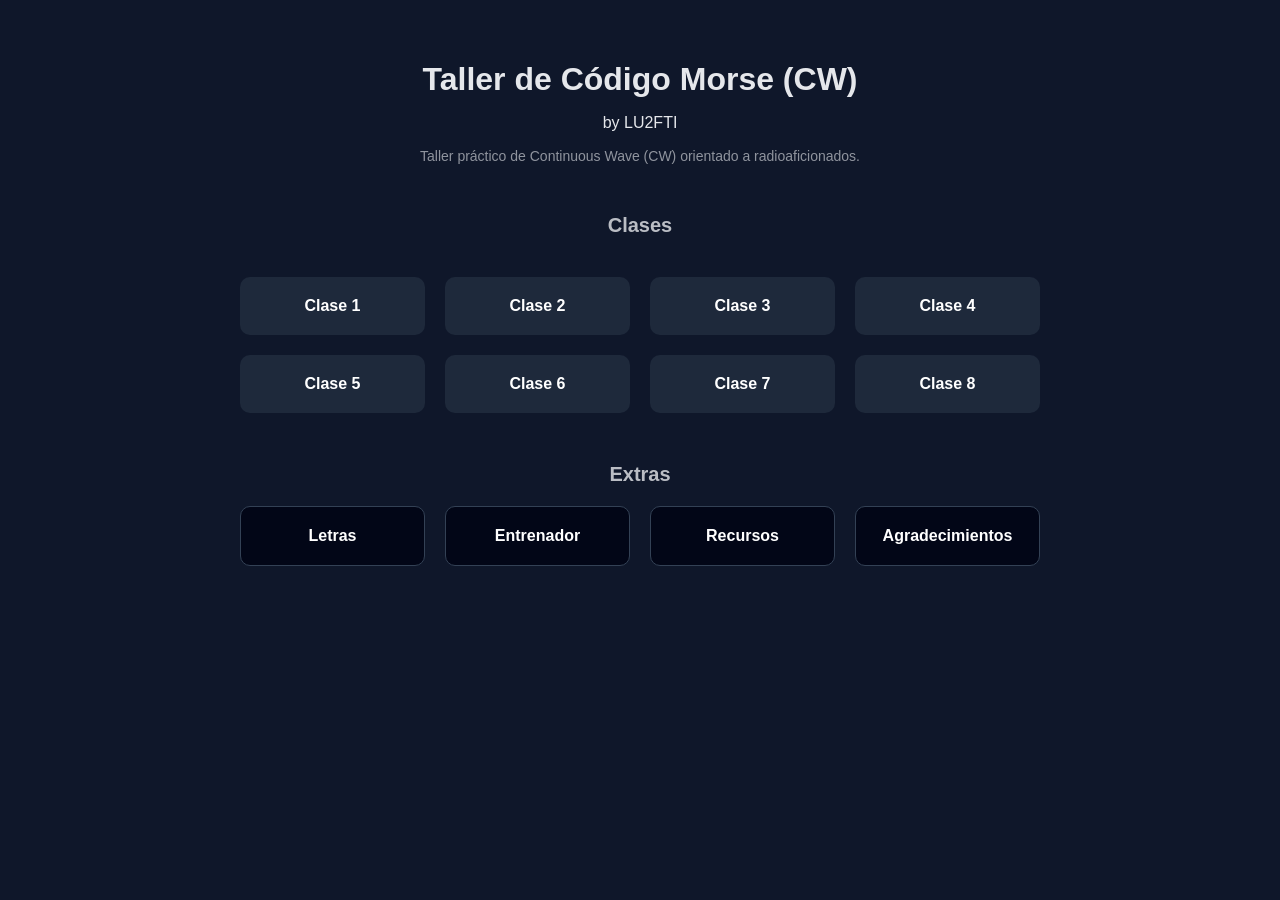
<file: index.html>
<!DOCTYPE html>
<html lang="es">
<head>
  <meta charset="UTF-8">
  <title>Taller CW by LU2FTI</title>
  <link rel="stylesheet" href="styles.css">
</head>
<body>

<div class="container">
  <h1>Taller de Código Morse (CW)</h1>
  <p>
  by <a href="https://www.qrz.com/db/LU2FTI" target="_blank" class="author-link">LU2FTI</a>
  </p>

  <p style="opacity:0.6; font-size:14px;">
  Taller práctico de Continuous Wave (CW) orientado a radioaficionados.
  </p>

  <h2 class="section-title">Clases</h2>

  <div class="grid">
    <a href="capitulos/clase1.html" class="card">Clase 1</a>
    <a href="capitulos/clase2.html" class="card">Clase 2</a>
    <a href="capitulos/clase3.html" class="card">Clase 3</a>
    <a href="capitulos/clase4.html" class="card">Clase 4</a>
    <a href="capitulos/clase5.html" class="card">Clase 5</a>
    <a href="capitulos/clase6.html" class="card">Clase 6</a>
    <a href="capitulos/clase7.html" class="card">Clase 7</a>
    <a href="capitulos/clase8.html" class="card">Clase 8</a>
  </div>
  <h2 class="section-title">Extras</h2>

  <div class="grid grid-secondary">
    <a href="capitulos/letras.html" class="card secondary">Letras</a>
    <a href="capitulos/entrenador.html" class="card secondary">Entrenador</a>
    <a href="capitulos/recursos.html" class="card secondary">Recursos</a>
    <a href="capitulos/agradecimientos.html" class="card secondary">Agradecimientos</a>
  </div>

</div>
<script>
document.addEventListener("keydown", function(event) {

  // flecha derecha -> clase1
  if (event.key === "ArrowRight") {
    window.location.href = "capitulos/clase1.html";
  }

  // flecha izquierda -> no hace nada
  // if (event.key === "ArrowLeft") {
  //   window.location.href = "capitulos/agradecimientos.html";
  // }

});
</script>
</body>
</html>
</file>
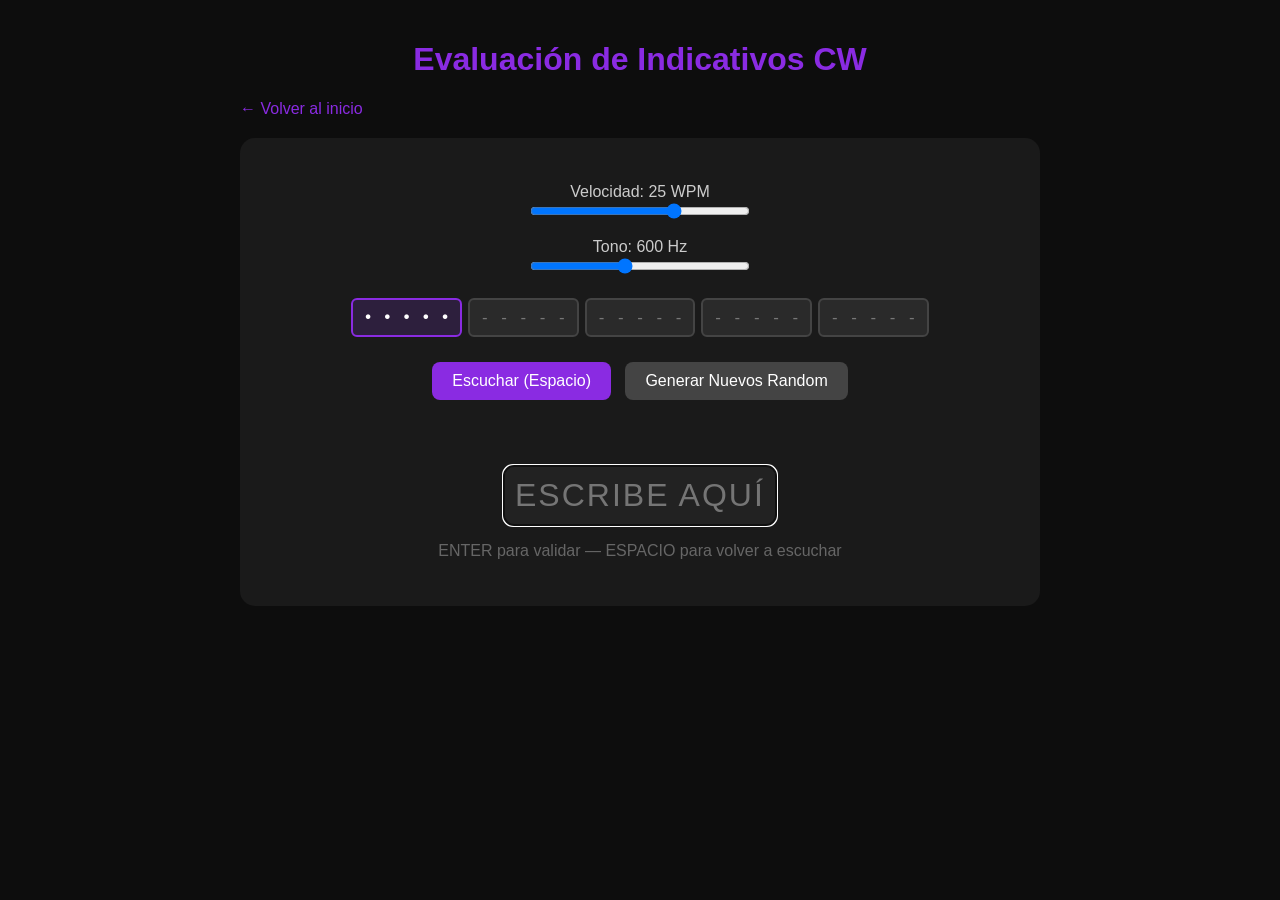
<file: evaluadorcw.html>
<!DOCTYPE html>
<html lang="es">
<head>
  <meta charset="UTF-8">
  <title>Evaluación CW - Indicativos de Radioaficionados</title>
  <style>
    body {
      background: #0d0d0d;
      color: #fff;
      font-family: Arial, sans-serif;
      margin: 0;
      padding: 20px;
    }

    .container {
      max-width: 800px;
      margin: 0 auto;
    }

    h1 {
      text-align: center;
      color: #8a2be2;
    }

    .entrenador-container {
      text-align: center;
      padding: 30px;
      background: #1a1a1a;
      border-radius: 15px;
      margin-top: 20px;
      max-width: 750px;
      margin-left: auto;
      margin-right: auto;
    }

    .speed-control {
      margin: 15px 0;
      color: #ccc;
    }

    #input-respuesta {
      font-size: 2rem;
      width: 250px;
      text-align: center;
      background: #222;
      color: #8a2be2;
      border: 2px solid #444;
      border-radius: 10px;
      text-transform: uppercase;
      padding: 10px;
      letter-spacing: 2px;
    }

    .status-msg {
      height: 30px;
      margin: 15px 0;
      font-weight: bold;
    }

    .success { color: #4caf50; }
    .error { color: #f44336; }

    input[type=range] {
      width: 220px;
      cursor: pointer;
    }

    .indicativos-list {
      display: flex;
      justify-content: center;
      gap: 6px;
      margin: 20px 0;
      flex-wrap: nowrap;
    }

    .indicativo-item {
      background: #2a2a2a;
      border: 2px solid #444;
      border-radius: 6px;
      padding: 8px 10px;
      font-family: monospace;
      font-size: 1rem;
      color: #777;
      white-space: nowrap;
    }

    .indicativo-item.completado {
      background: #1b3b1a;
      border-color: #4caf50;
      color: #4caf50;
      font-weight: bold;
    }

    .indicativo-item.activo {
      border-color: #8a2be2;
      color: #fff;
      background: #2d1f3d;
    }

    .btn-action {
      background: #8a2be2;
      color: white;
      border: none;
      padding: 10px 20px;
      border-radius: 8px;
      font-size: 1rem;
      cursor: pointer;
      margin: 5px;
    }

    .btn-action:hover {
      background: #7522be;
    }

    .btn-secondary {
      background: #444;
    }

    .btn-secondary:hover {
      background: #555;
    }

    a {
      color: #8a2be2;
      text-decoration: none;
    }
  </style>
</head>
<body>

<div class="container">
  <h1>Evaluación de Indicativos CW</h1>
  <a href="index.html">← Volver al inicio</a>

  <div class="entrenador-container">

    <div class="speed-control">
      <label>Velocidad: <span id="wpm-val">25</span> WPM</label><br>
      <input type="range" id="speed-slider" min="15" max="30" value="25">
    </div>

    <div class="speed-control">
      <label>Tono: <span id="tone-val">600</span> Hz</label><br>
      <input type="range" id="tone-slider" min="450" max="800" value="600">
    </div>

    <div class="indicativos-list" id="lista-indicativos"></div>

    <div>
      <button id="btn-reproducir" class="btn-action">Escuchar (Espacio)</button>
      <button id="btn-nuevo-set" class="btn-action btn-secondary">Generar Nuevos Random</button>
    </div>

    <div id="status" class="status-msg"></div>

    <div id="panel-input">
      <input type="text" id="input-respuesta" maxlength="10" autocomplete="off" autofocus placeholder="Escribe aquí...">
      <p style="color:#666;">
        ENTER para validar — ESPACIO para volver a escuchar
      </p>
    </div>

  </div>
</div>

<script>
const morseAlphabet = {
  'A': '.-', 'B': '-...', 'C': '-.-.', 'D': '-..', 'E': '.',
  'F': '..-.', 'G': '--.', 'H': '....', 'I': '..', 'J': '.---',
  'K': '-.-', 'L': '.-..', 'M': '--', 'N': '-.', 'O': '---',
  'P': '.--.', 'Q': '--.-', 'R': '.-.', 'S': '...', 'T': '-',
  'U': '..-', 'V': '...-', 'W': '.--', 'X': '-..-', 'Y': '-.--', 'Z': '--..',
  '1': '.----', '2': '..---', '3': '...--', '4': '....-', '5': '.....',
  '6': '-....', '7': '--...', '8': '---..', '9': '----.', '0': '-----',
  '/': '-..-.'
};

let evaluacionIndicativos = [];
let indiceActual = 0;
let audioCtx = null;

const slider = document.getElementById('speed-slider');
const wpmVal = document.getElementById('wpm-val');

const toneSlider = document.getElementById('tone-slider');
const toneVal = document.getElementById('tone-val');

const input = document.getElementById('input-respuesta');
const status = document.getElementById('status');
const btnPlay = document.getElementById('btn-reproducir');
const btnNuevoSet = document.getElementById('btn-nuevo-set');
const listaContainer = document.getElementById('lista-indicativos');
const panelInput = document.getElementById('panel-input');

slider.oninput = () => wpmVal.innerText = slider.value;
toneSlider.oninput = () => toneVal.innerText = toneSlider.value;

function generarIndicativoAleatorio() {
  const letras = 'ABCDEFGHIJKLMNOPQRSTUVWXYZ';
  const numeros = '0123456789';

  let prefijo = '';
  for (let i = 0; i < 2; i++) {
    prefijo += letras.charAt(Math.floor(Math.random() * letras.length));
  }

  const numero = numeros.charAt(Math.floor(Math.random() * numeros.length));

  let sufijo = '';
  for (let i = 0; i < 3; i++) {
    sufijo += letras.charAt(Math.floor(Math.random() * letras.length));
  }

  return prefijo + numero + sufijo;
}

function iniciarEvaluacion() {
  let setIndicativos = [];

  while (setIndicativos.length < 5) {
    let nuevo = generarIndicativoAleatorio();
    if (!setIndicativos.includes(nuevo)) {
      setIndicativos.push(nuevo);
    }
  }

  evaluacionIndicativos = setIndicativos.map(call => ({
    callsign: call,
    completado: false
  }));

  indiceActual = 0;

  panelInput.style.display = 'block';
  btnPlay.style.display = 'inline-block';

  renderLista();
  prepararActual();
}

function renderLista() {
  listaContainer.innerHTML = '';

  evaluacionIndicativos.forEach((item, idx) => {
    const div = document.createElement('div');
    div.className = 'indicativo-item';

    if (item.completado) {
      div.classList.add('completado');
      div.innerText = item.callsign;
    } else if (idx === indiceActual) {
      div.classList.add('activo');
      div.innerText = '• • • • •';
    } else {
      div.innerText = '- - - - -';
    }

    listaContainer.appendChild(div);
  });
}

function prepararActual() {
  if (indiceActual >= evaluacionIndicativos.length) {
    status.innerText = '¡APROBADO! Todas las distintivas son correctas';
    status.className = 'status-msg success';
    panelInput.style.display = 'none';
    btnPlay.style.display = 'none';
    renderLista();
    return;
  }

  status.innerText = '';
  status.className = 'status-msg';

  input.value = '';
  input.focus();

  renderLista();

  setTimeout(() => {
    reproducirIndicativo(evaluacionIndicativos[indiceActual].callsign);
  }, 400);
}

function reproducirCWLetra(letra, wpm, timeRef) {
  const code = morseAlphabet[letra];
  if (!code) return timeRef;

  const dotTime = 1.2 / wpm;
  let time = timeRef;

  code.split('').forEach(symbol => {
    const osc = audioCtx.createOscillator();
    const gain = audioCtx.createGain();

    osc.connect(gain);
    gain.connect(audioCtx.destination);

    osc.frequency.value = parseInt(toneSlider.value);

    const duration = symbol === '.' ? dotTime : dotTime * 3;

    gain.gain.setValueAtTime(0, time);
    gain.gain.linearRampToValueAtTime(0.1, time + 0.005);
    gain.gain.setValueAtTime(0.1, time + duration - 0.005);
    gain.gain.linearRampToValueAtTime(0, time + duration);

    osc.start(time);
    osc.stop(time + duration);

    time += duration + dotTime;
  });

  return time + dotTime * 2;
}

function reproducirIndicativo(callsign) {
  if (!audioCtx) {
    audioCtx = new (window.AudioContext || window.webkitAudioContext)();
  }
  
  if (audioCtx.state === 'suspended') {
    audioCtx.resume();
  }

  const wpm = parseInt(slider.value);
  let time = audioCtx.currentTime;

  callsign.split('').forEach(char => {
    time = reproducirCWLetra(char, wpm, time);
  });
}

btnPlay.onclick = () => {
  if (indiceActual < evaluacionIndicativos.length) {
    reproducirIndicativo(evaluacionIndicativos[indiceActual].callsign);
  }
  input.focus();
};

btnNuevoSet.onclick = () => {
  iniciarEvaluacion();
  input.focus();
};

input.addEventListener('keydown', e => {
  if (e.code === 'Space') {
    e.preventDefault();

    if (indiceActual < evaluacionIndicativos.length) {
      reproducirIndicativo(evaluacionIndicativos[indiceActual].callsign);
    }

    return;
  }

  if (e.key === 'Enter') {
    const valor = input.value.trim().toUpperCase();

    if (!valor) return;

    const actual = evaluacionIndicativos[indiceActual].callsign;

    if (valor === actual) {
      status.innerText = '¡Correcto! Indicativo validado.';
      status.className = 'status-msg success';

      evaluacionIndicativos[indiceActual].completado = true;
      indiceActual++;

      setTimeout(prepararActual, 1200);
    } else {
      status.innerText = 'Incorrecto. ESPACIO para volver a escuchar.';
      status.className = 'status-msg error';

      reproducirIndicativo(actual);
      input.focus();
    }
  }
});

window.onload = iniciarEvaluacion;
</script>

</body>
</html>
</file>
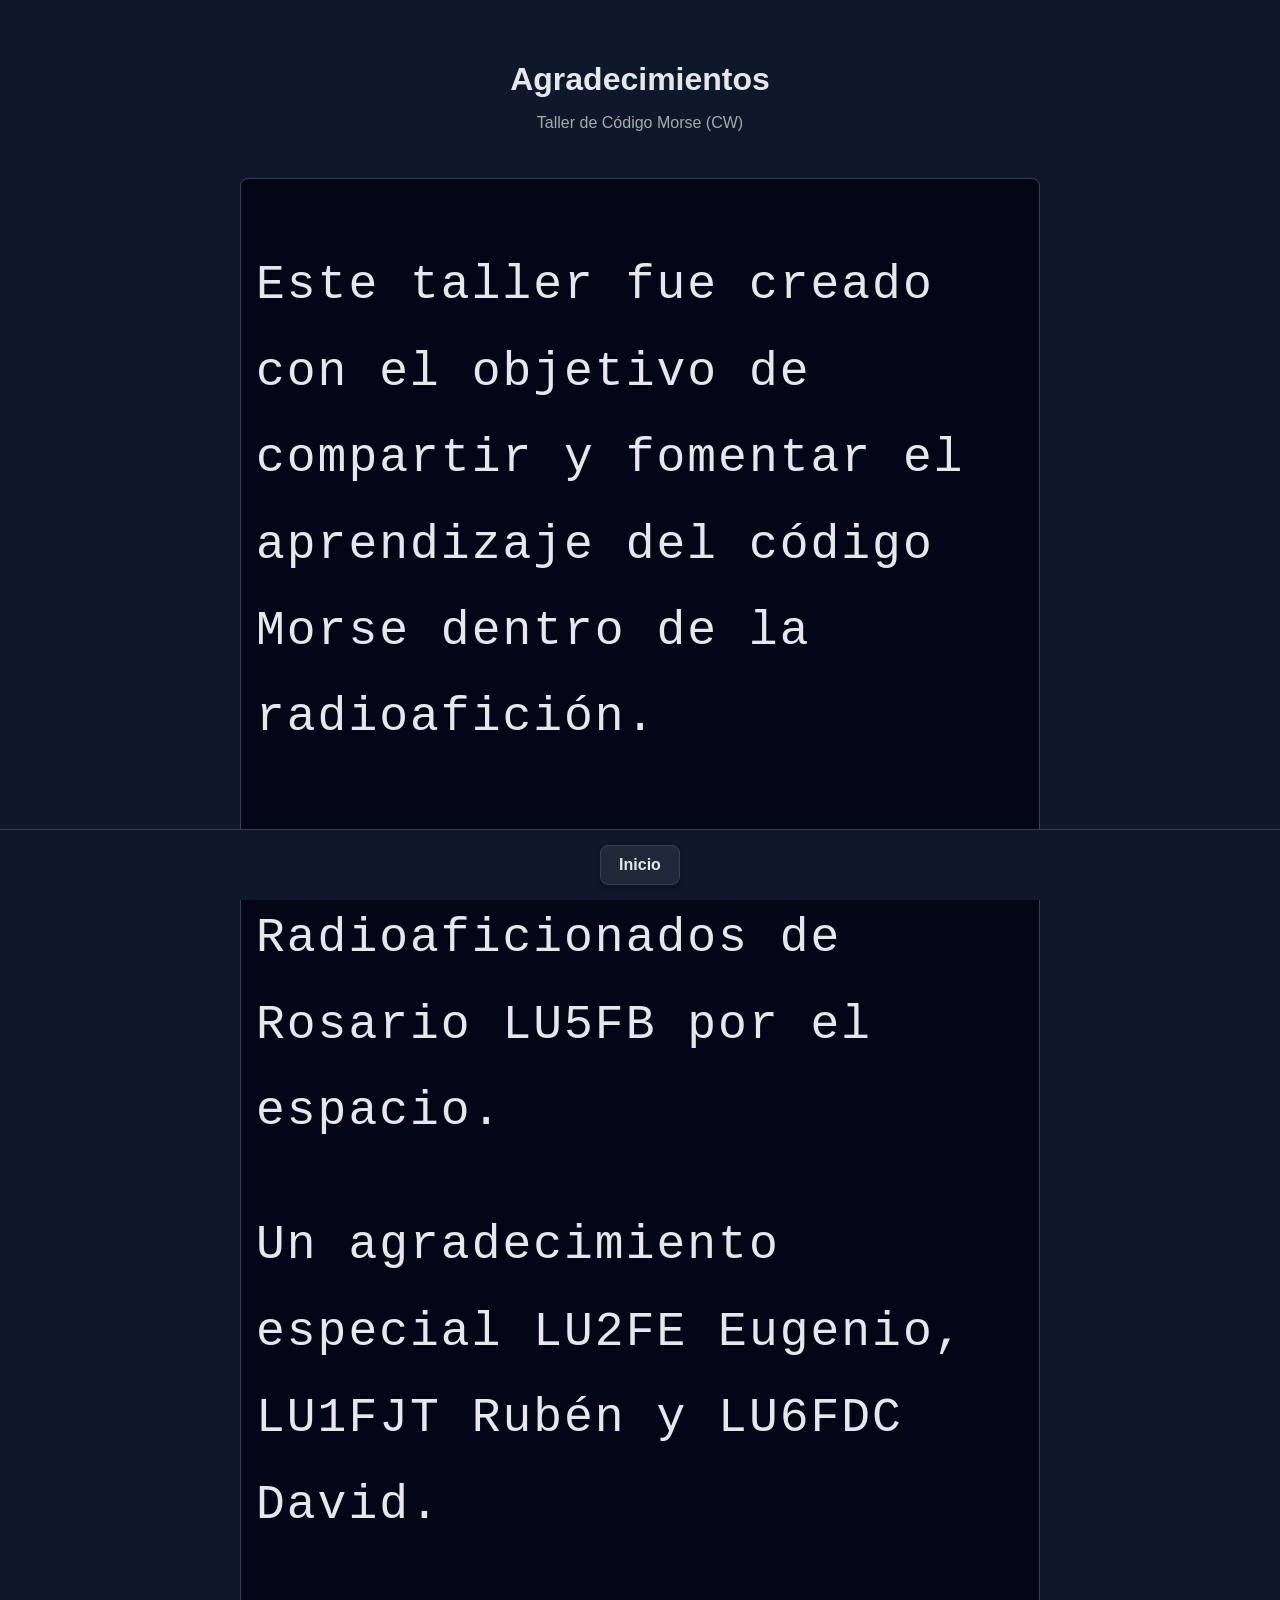
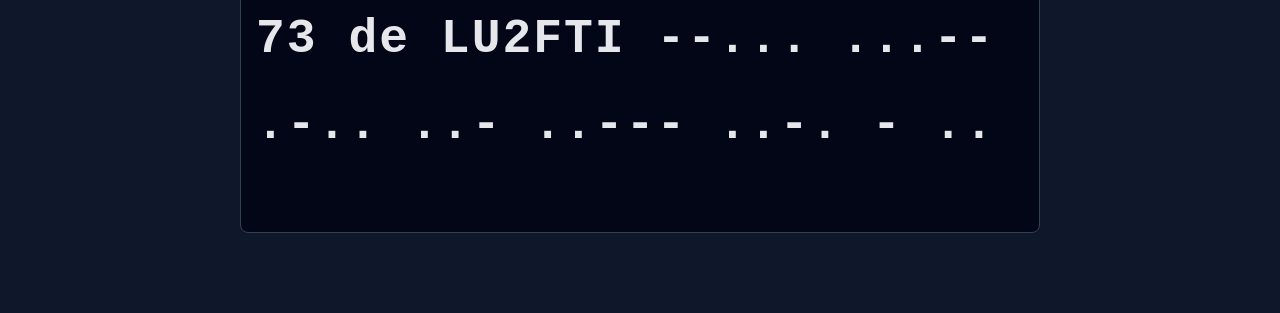
<file: capitulos/agradecimientos.html>
<!DOCTYPE html>
<html lang="es">
<head>
  <meta charset="UTF-8">
  <title>Agradecimientos</title>
  <link rel="stylesheet" href="../styles.css">
</head>
<body>

<div class="container">
  <h1>Agradecimientos</h1>

  <p style="opacity:0.7;">
    Taller de Código Morse (CW)
  </p>

  <div class="morse" style="margin-top:30px; text-align:left;">

    <p>
      Este taller fue creado con el objetivo de compartir y fomentar
      el aprendizaje del código Morse dentro de la radioafición.
    </p>

    <p>
      Agradezco al Círculo de Radioaficionados de Rosario LU5FB por el espacio.
    </p>

    <p>
      Un agradecimiento especial LU2FE Eugenio, LU1FJT Rubén y LU6FDC David.
    </p>

    <p style="margin-top:30px; font-weight:bold;">
    73 de LU2FTI --... ...--  .-.. ..- ..--- ..-. - ..
    </p>

  </div>

  <div class="nav-buttons" style="margin-top:40px;">
    <a href="../index.html" class="btn">Inicio</a>
  </div>

</div>

</body>
</html>
</file>
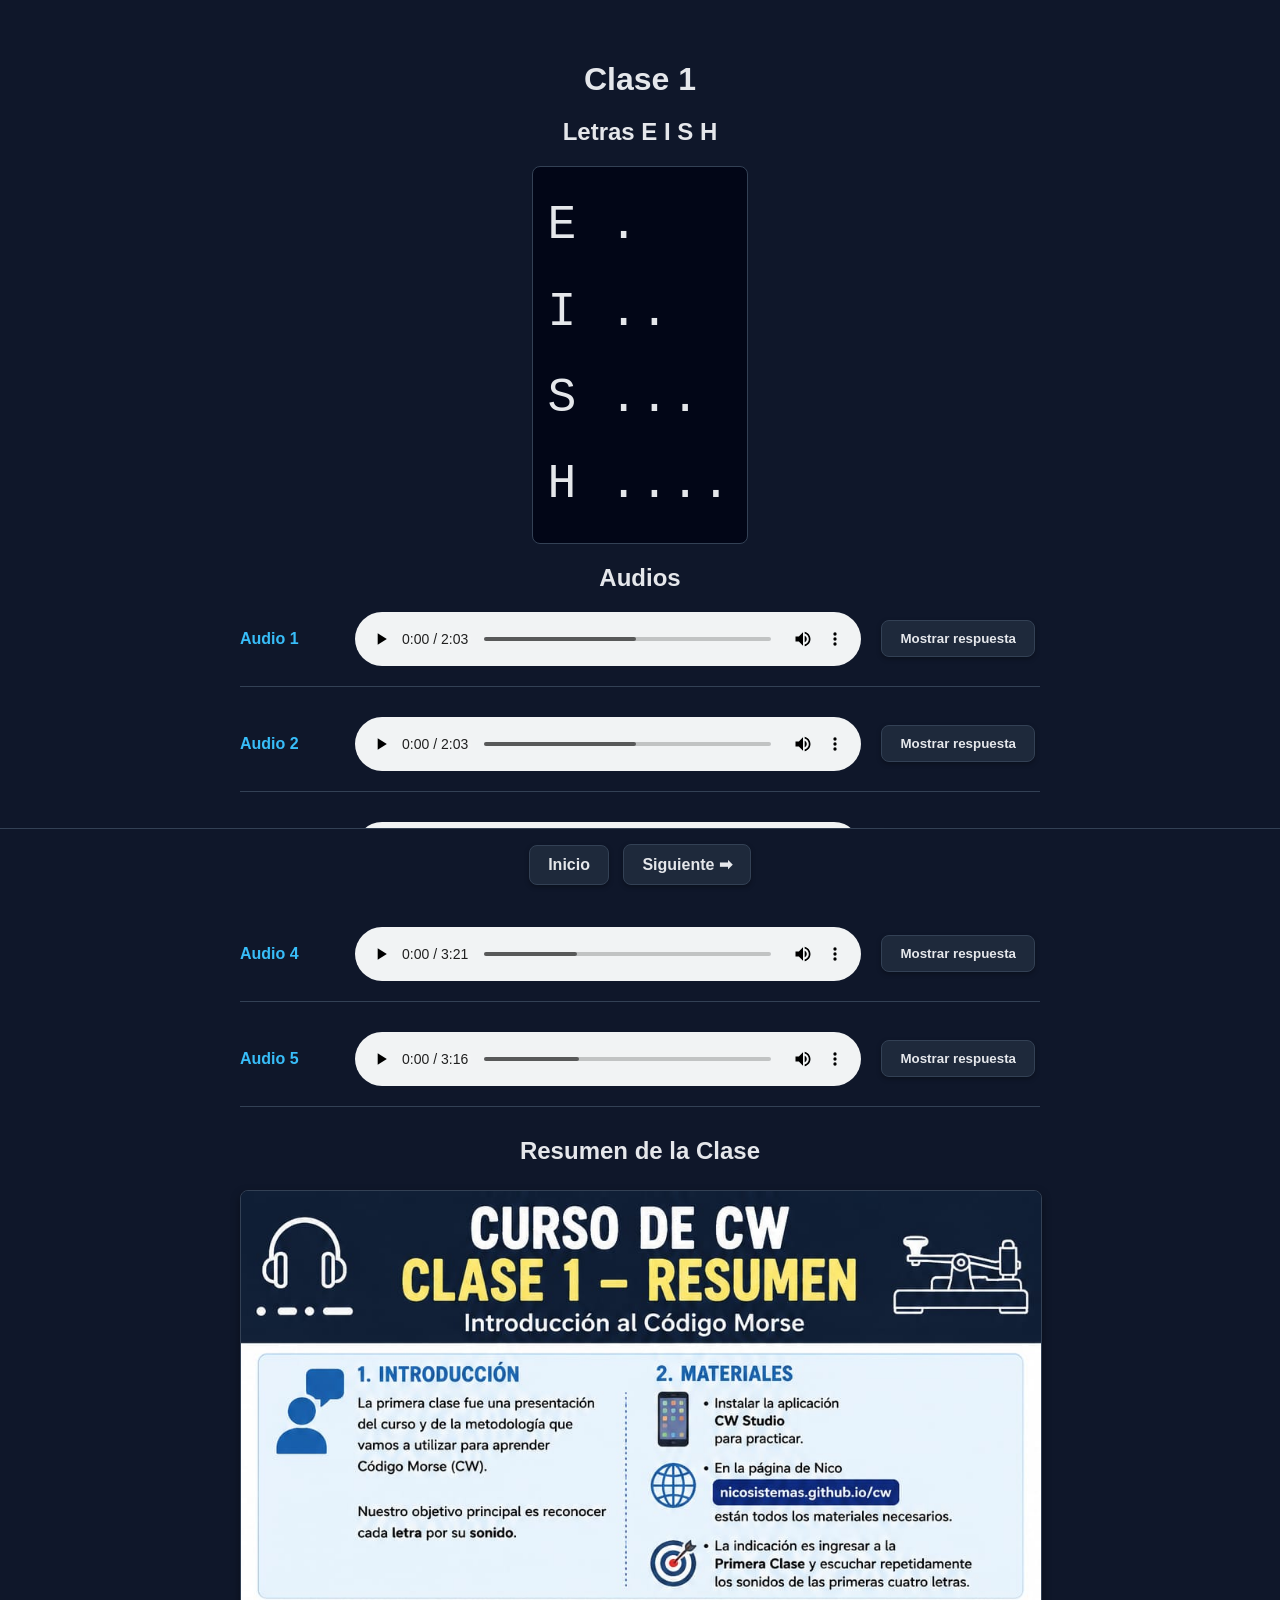
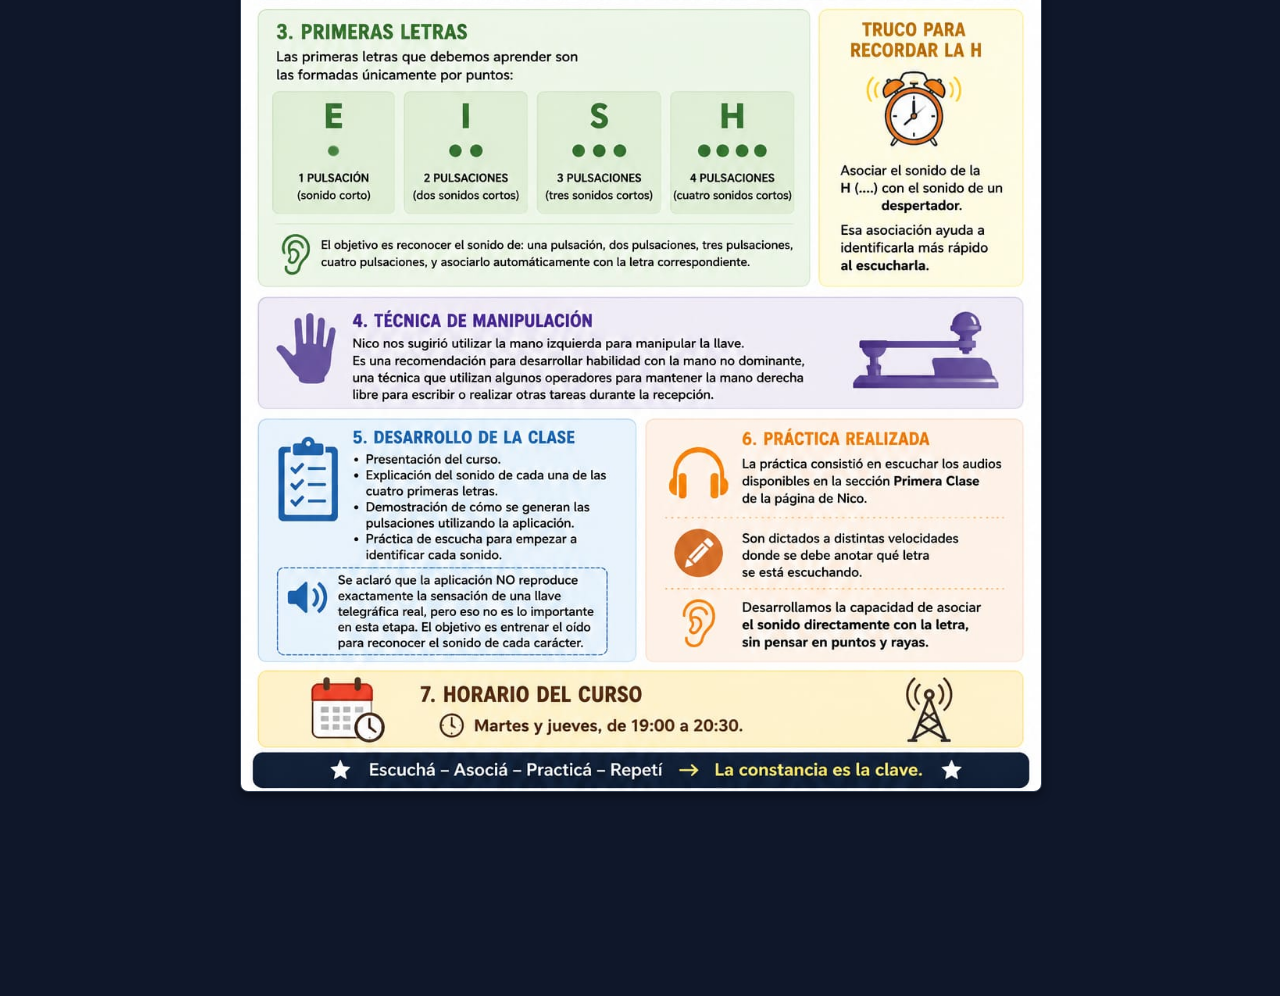
<file: capitulos/clase1.html>
<!DOCTYPE html>
<html lang="es">
<head>
  <meta charset="UTF-8">
  <title>Clase 1</title>
  <link rel="stylesheet" href="../styles.css">
</head>
<body>

<div class="container">
  <h1>Clase 1</h1>

  <h2>Letras E I S H</h2>

  <div class="morse">
    E    .<br>
    I    ..<br>
    S    ...<br>
    H    ....
  </div>

  <h2>Audios</h2>

  <div class="audio-block">
    <div class="audio-row">
      <span class="audio-title">Audio 1</span>
      <audio controls src="../audio/clase1/audio1.mp3"></audio>
      <button class="btn" onclick="toggleRespuesta('r1', this)">
        Mostrar respuesta
      </button>
    </div>
    <div id="r1" class="morse" style="display:none; margin-top:10px;">
      E I S H S E I H E S I H E E S H I S E H I E S I H
    </div>
  </div>

  <div class="audio-block">
    <div class="audio-row">
      <span class="audio-title">Audio 2</span>
      <audio controls src="../audio/clase1/audio2.mp3"></audio>
      <button class="btn" onclick="toggleRespuesta('r2', this)">
        Mostrar respuesta
      </button>
    </div>
    <div id="r2" class="morse" style="display:none; margin-top:10px;">
      S H I E S I H E I S H S E I E H S I H E S I E H I
    </div>
  </div>

  <div class="audio-block">
    <div class="audio-row">
      <span class="audio-title">Audio 3</span>
      <audio controls src="../audio/clase1/audio3.mp3"></audio>
      <button class="btn" onclick="toggleRespuesta('r3', this)">
        Mostrar respuesta
      </button>
    </div>
    <div id="r3" class="morse" style="display:none; margin-top:10px;">
      I E H S I E S H E I S H I H E S I E S H E I H S I
    </div>
  </div>

  <div class="audio-block">
    <div class="audio-row">
      <span class="audio-title">Audio 4</span>
      <audio controls src="../audio/clase1/audio4.mp3"></audio>
      <button class="btn" onclick="toggleRespuesta('r4', this)">
        Mostrar respuesta
      </button>
    </div>
    <div id="r4" class="morse" style="display:none; margin-top:10px;">
      H S S I E E I I E H S E S E I H I H S H E E S S I H I E H S S I E E I H S S H E E I I H S E H E S I
    </div>
  </div>

  <div class="audio-block">
    <div class="audio-row">
      <span class="audio-title">Audio 5</span>
      <audio controls src="../audio/clase1/audio5.mp3"></audio>
      <button class="btn" onclick="toggleRespuesta('r5', this)">
        Mostrar respuesta
      </button>
    </div>
    <div id="r5" class="morse" style="display:none; margin-top:10px;">
      E E I S H H S S I E H I E H S S E E I H S S H H E I I H S E H E S I E E S S H I H I E E S S H I H I
    </div>
  </div>

  <h2>Resumen de la Clase</h2>
  <div style="text-align: center; margin: 25px 0 120px 0;">
    <img src="../img/clase1/resumen.jpeg" alt="Resumen visual letras E I S H" style="max-width: 100%; height: auto; border: 1px solid #334155; border-radius: 8px; box-shadow: 0 4px 10px rgba(0,0,0,0.4);">
  </div>

  <div class="nav-buttons">
    <a href="../index.html" class="btn">Inicio</a>
    <a href="clase2.html" class="btn">Siguiente ➡</a>
  </div>

</div>

<script>
document.addEventListener("keydown", function(event) {
  if (event.key === "ArrowLeft") {
    const prev = document.querySelector(".nav-buttons a:first-child");
    if (prev) window.location.href = prev.href;
  }

  if (event.key === "ArrowRight") {
    const next = document.querySelector(".nav-buttons a:last-child");
    if (next) window.location.href = next.href;
  }
});
</script>

<script>
function toggleRespuesta(id, btn) {
  const div = document.getElementById(id);

  if (div.style.display === "none") {
    div.style.display = "block";
    btn.innerText = "Ocultar respuesta";
  } else {
    div.style.display = "none";
    btn.innerText = "Mostrar respuesta";
  }
}
</script>

</body>
</html>
</file>
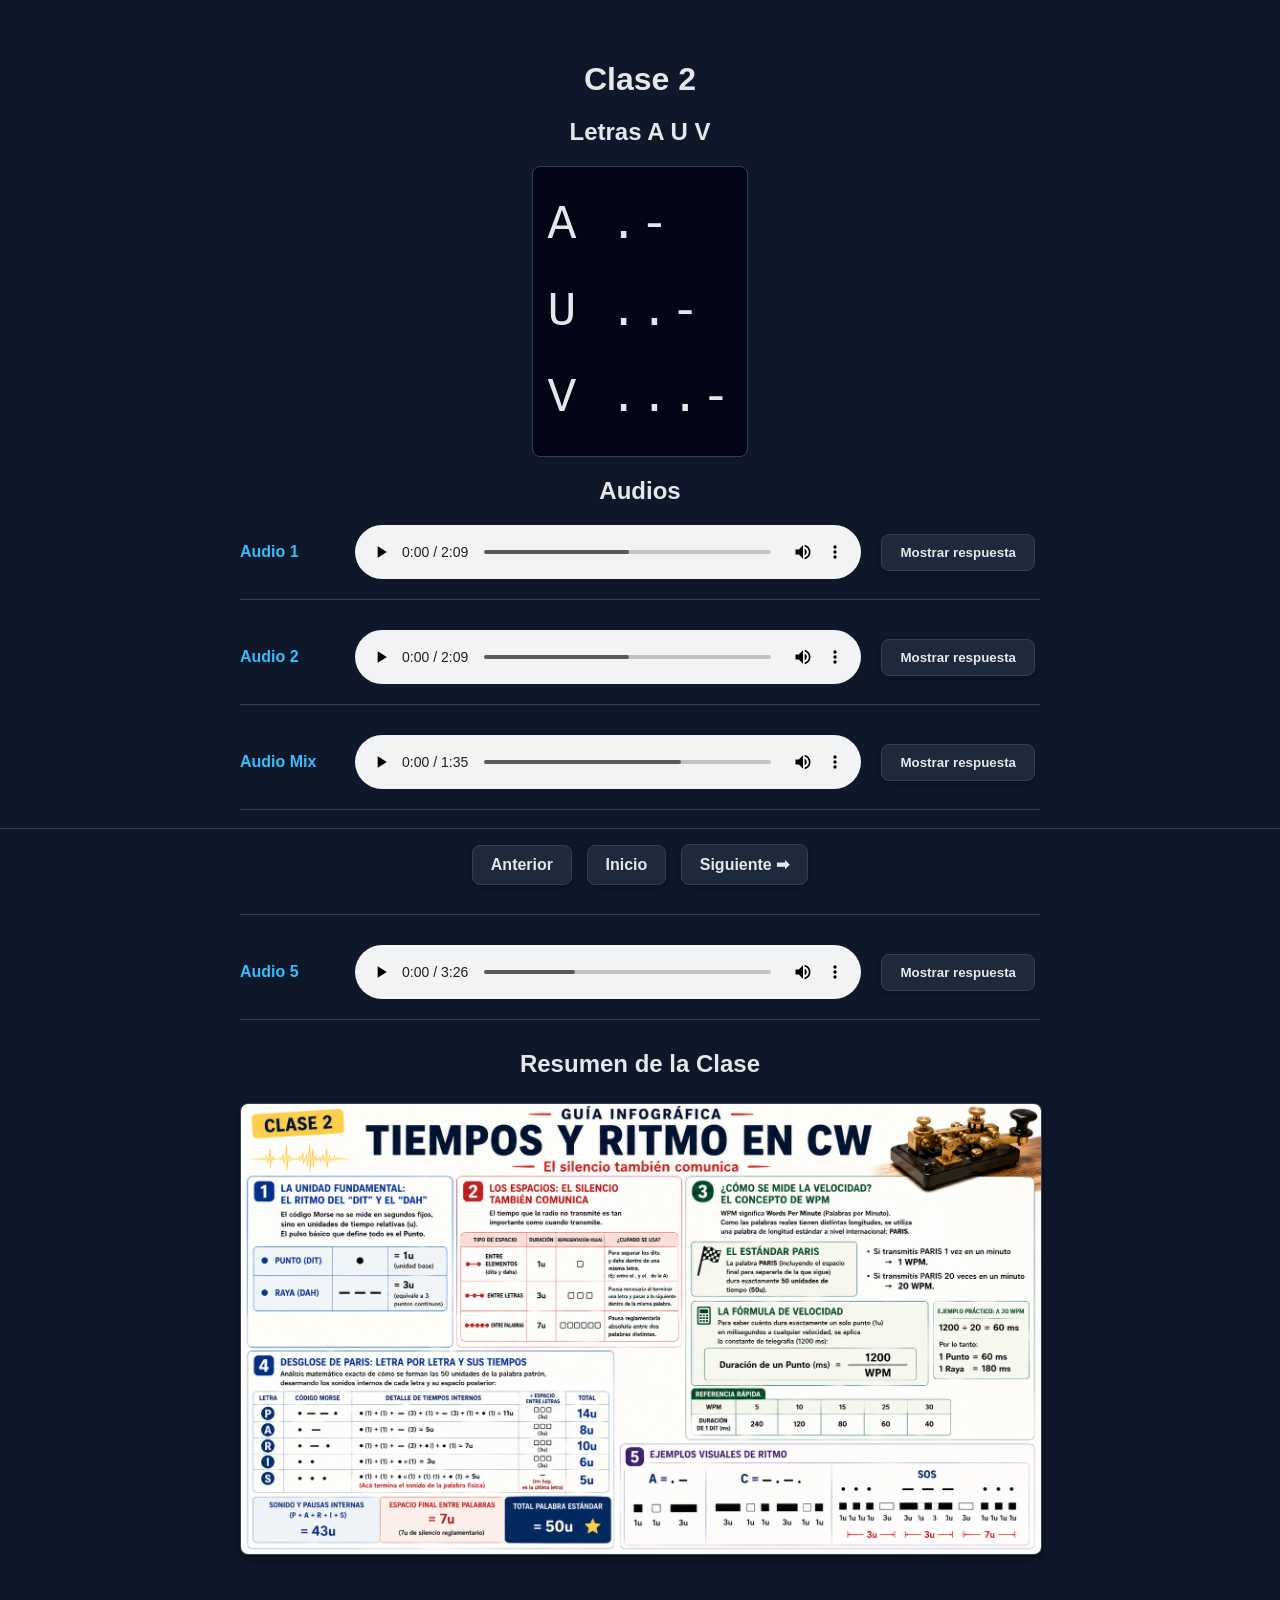
<file: capitulos/clase2.html>
<!DOCTYPE html>
<html lang="es">
<head>
  <meta charset="UTF-8">
  <title>Clase 2</title>
  <link rel="stylesheet" href="../styles.css">
</head>
<body>

<div class="container">
  <h1>Clase 2</h1>

  <h2>Letras A U V</h2>

  <div class="morse">
    A   .-<br>
    U   ..-<br>
    V   ...-
  </div>

  <h2>Audios</h2>

  <div class="audio-block">
    <div class="audio-row">
      <span class="audio-title">Audio 1</span>
      <audio controls src="../audio/clase2/audio1.mp3"></audio>
      <button class="btn" onclick="toggleRespuesta('r1', this)">
        Mostrar respuesta
      </button>
    </div>
    <div id="r1" class="morse" style="display:none; margin-top:10px;">
      A U V U A V A U V A U U V A V U A V U A U V A U V
    </div>
  </div>

  <div class="audio-block">
    <div class="audio-row">
      <span class="audio-title">Audio 2</span>
      <audio controls src="../audio/clase2/audio2.mp3"></audio>
      <button class="btn" onclick="toggleRespuesta('r2', this)">
        Mostrar respuesta
      </button>
    </div>
    <div id="r2" class="morse" style="display:none; margin-top:10px;">
      V A U V U A V A U V A V U A U V A U V A U V A U V
    </div>
  </div>

  <div class="audio-block">
    <div class="audio-row">
      <span class="audio-title">Audio Mix</span>
      <audio controls src="../audio/clase2/audio3.mp3"></audio>
      <button class="btn" onclick="toggleRespuesta('r3', this)">
        Mostrar respuesta
      </button>
    </div>
    <div id="r3" class="morse" style="display:none; margin-top:10px;">
      E A I S H U V E I A S U H V E I S A U V H E I A S V U H I E
    </div>
  </div>

  <div class="audio-block">
    <div class="audio-row">
      <span class="audio-title">Audio 4</span>
      <audio controls src="../audio/clase2/audio4.mp3"></audio>
      <button class="btn" onclick="toggleRespuesta('r4', this)">
        Mostrar respuesta
      </button>
    </div>
    <div id="r4" class="morse" style="display:none; margin-top:10px;">
      V V U A A U A V V U A U A U V V A A U V U U V A A A V U V V U A U A A V V U A V U A V U U V A U A V
    </div>
  </div>

  <div class="audio-block">
    <div class="audio-row">
      <span class="audio-title">Audio 5</span>
      <audio controls src="../audio/clase2/audio5.mp3"></audio>
      <button class="btn" onclick="toggleRespuesta('r5', this)">
        Mostrar respuesta
      </button>
    </div>
    <div id="r5" class="morse" style="display:none; margin-top:10px;">
      A A U V V U A V U A V A V U U A A V A U V V U A A U A V A V U U A V V A U V A A V U V U A V A V A U
    </div>
  </div>

  <h2>Resumen de la Clase</h2>
  <div style="text-align: center; margin: 25px 0 120px 0;">
    <img src="../img/clase2/clase2.png" alt="Resumen visual letras A U V" style="max-width: 100%; height: auto; border: 1px solid #334155; border-radius: 8px; box-shadow: 0 4px 10px rgba(0,0,0,0.4);">
  </div>

  <div class="nav-buttons">
    <a href="clase1.html" class="btn">Anterior</a>
    <a href="../index.html" class="btn">Inicio</a>
    <a href="clase3.html" class="btn">Siguiente ➡</a>
  </div>

</div>

<script>
document.addEventListener("keydown", function(event) {
  if (event.key === "ArrowLeft") {
    const prev = document.querySelector(".nav-buttons a:first-child");
    if (prev) window.location.href = prev.href;
  }

  if (event.key === "ArrowRight") {
    const next = document.querySelector(".nav-buttons a:last-child");
    if (next) window.location.href = next.href;
  }
});
</script>

<script>
function toggleRespuesta(id, btn) {
  const div = document.getElementById(id);

  if (div.style.display === "none") {
    div.style.display = "block";
    btn.innerText = "Ocultar respuesta";
  } else {
    div.style.display = "none";
    btn.innerText = "Mostrar respuesta";
  }
}
</script>

</body>
</html>
</file>
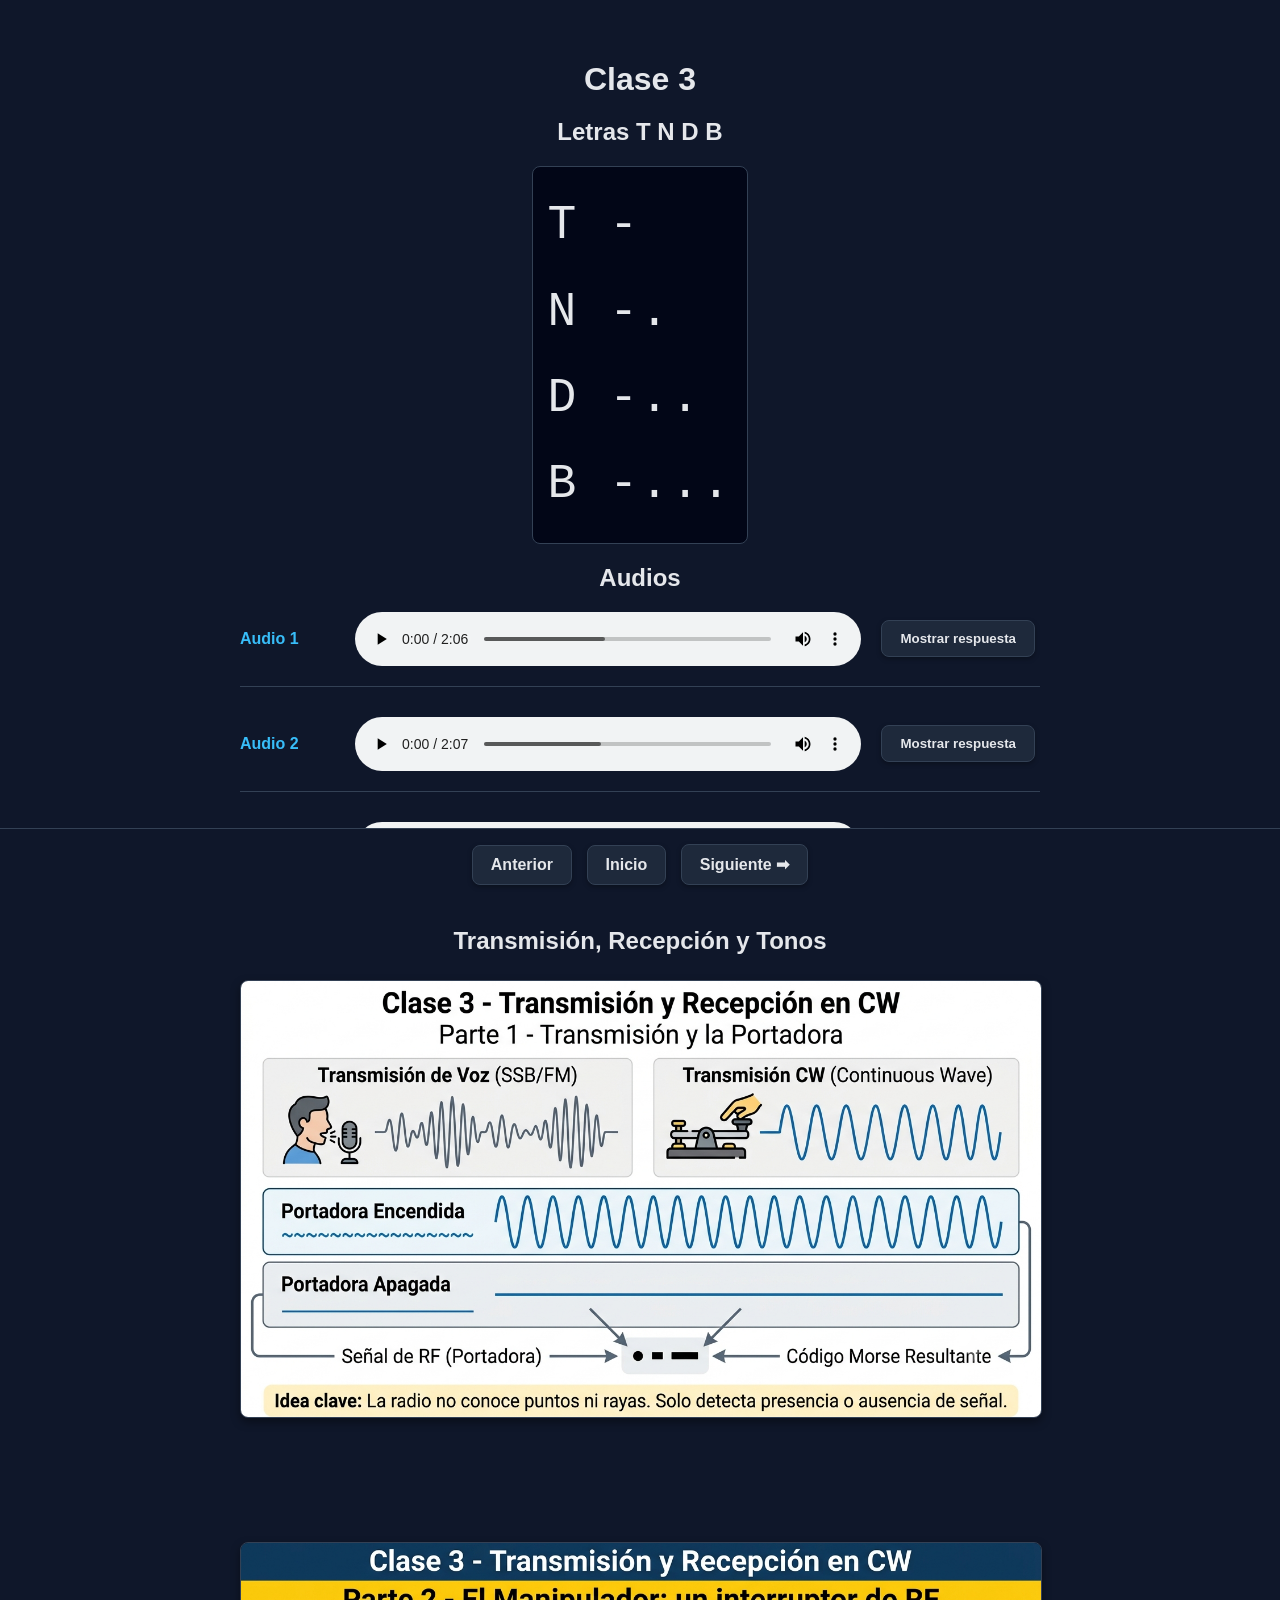
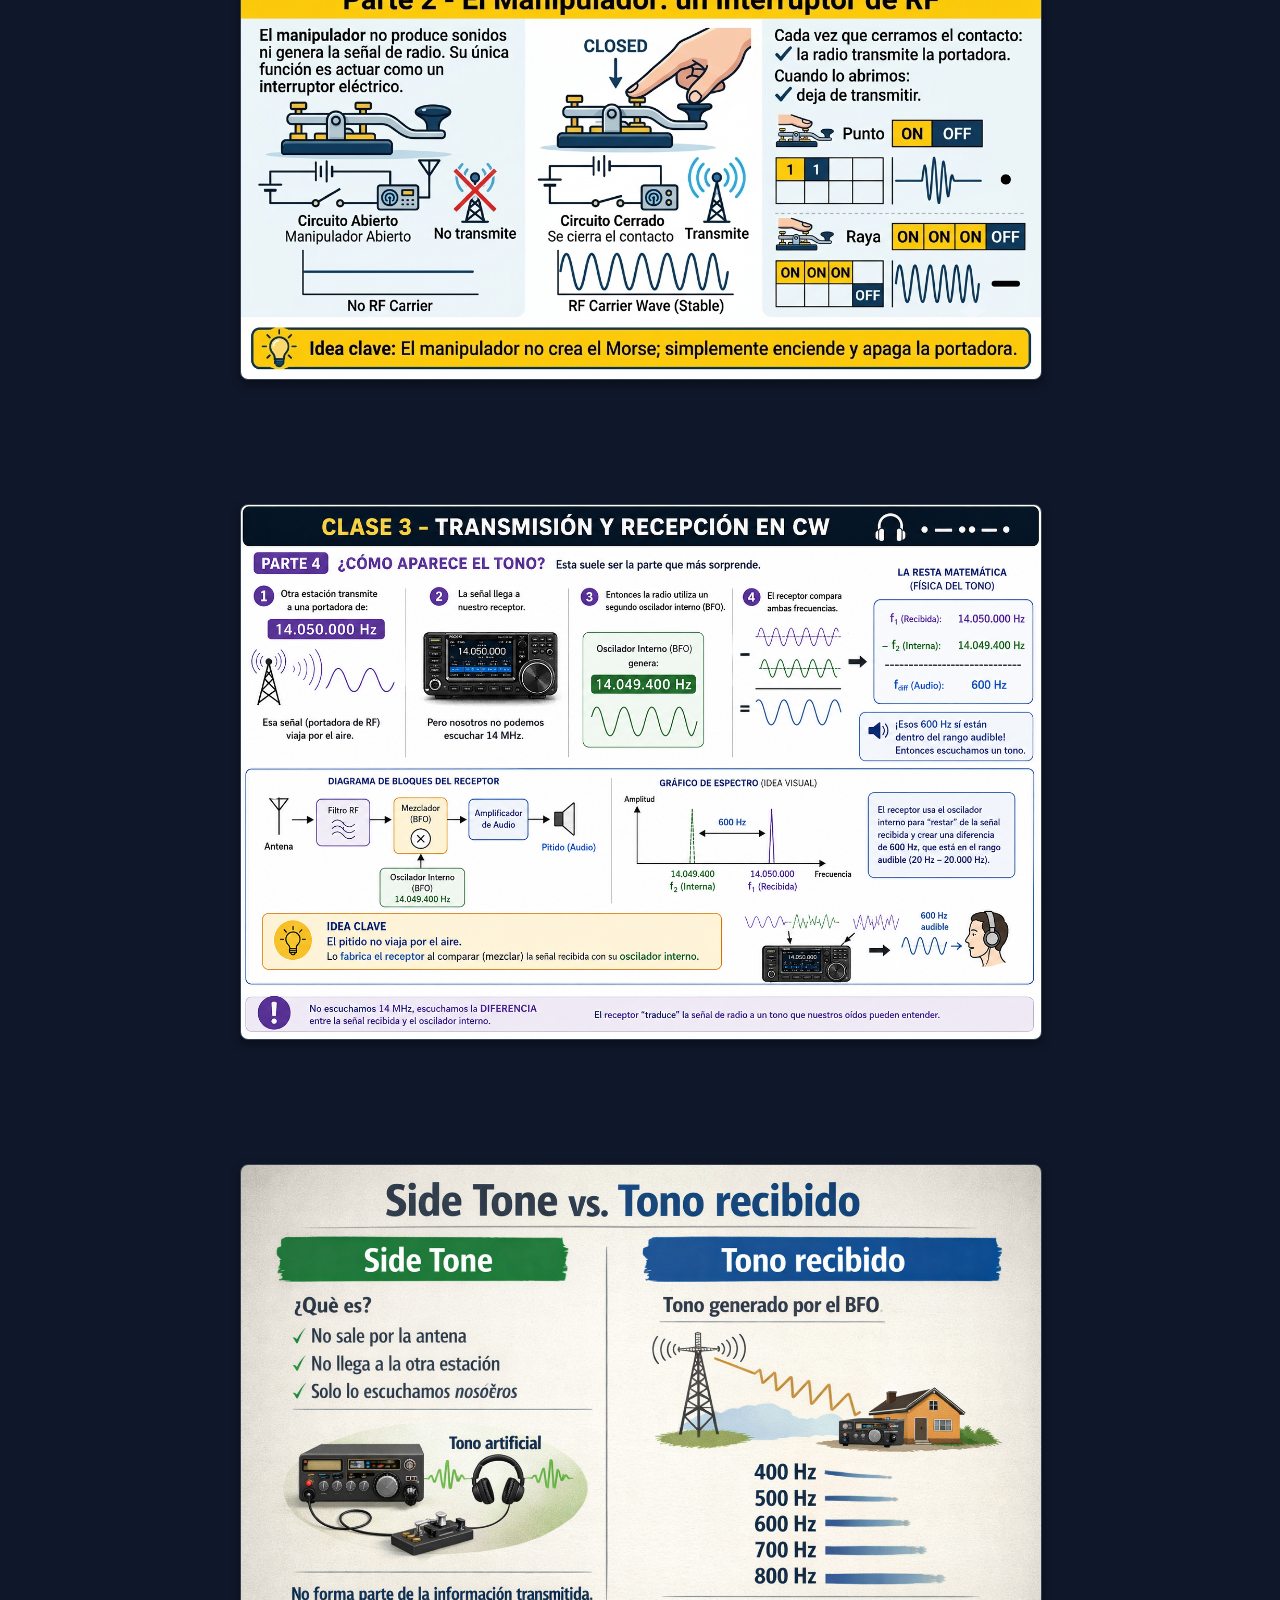
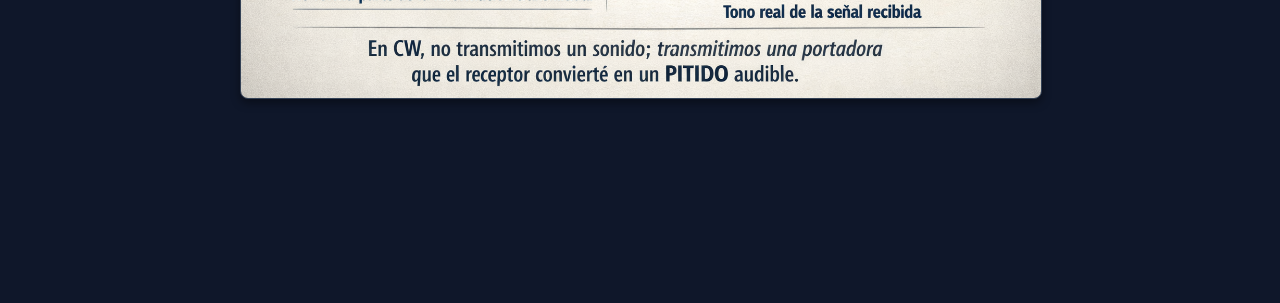
<file: capitulos/clase3.html>
<!DOCTYPE html>
<html lang="es">
<head>
  <meta charset="UTF-8">
  <title>Clase 3</title>
  <link rel="stylesheet" href="../styles.css">
</head>
<body>

<div class="container">
  <h1>Clase 3</h1>

  <h2>Letras T N D B</h2>

  <div class="morse">
    T   -<br>
    N   -.<br>
    D   -..<br>
    B   -...
  </div>

  <h2>Audios</h2>

<!-- AUDIO 1 -->
<div class="audio-block">

  <div class="audio-row">
    <span class="audio-title">Audio 1</span>

    <audio controls src="../audio/clase3/audio1.mp3"></audio>

    <button class="btn" onclick="toggleRespuesta('r1', this)">
      Mostrar respuesta
    </button>
  </div>

  <div id="r1" class="morse" style="display:none; margin-top:10px;">
    T N D B T D N B T N T D B N T D B T N D T B N D T
  </div>

</div>

<!-- AUDIO 2 -->
<div class="audio-block">

  <div class="audio-row">
    <span class="audio-title">Audio 2</span>

    <audio controls src="../audio/clase3/audio2.mp3"></audio>

    <button class="btn" onclick="toggleRespuesta('r2', this)">
      Mostrar respuesta
    </button>
  </div>

  <div id="r2" class="morse" style="display:none; margin-top:10px;">
    B T N D B N T D T B D N T B N D T N B D T N B T D
  </div>

</div>

<!-- AUDIO 3 -->
<div class="audio-block">

  <div class="audio-row">
    <span class="audio-title">Audio Mix</span>

    <audio controls src="../audio/clase3/audio3.mp3"></audio>

    <button class="btn" onclick="toggleRespuesta('r3', this)">
      Mostrar respuesta
    </button>
  </div>

  <div id="r3" class="morse" style="display:none; margin-top:10px;">
    E T A N I S D H U B V E N A S T I H D U B V E I S N A T H D
  </div>

</div>

  <h2>Transmisión, Recepción y Tonos</h2>
  <div style="text-align: center; margin: 25px 0 120px 0;">
    <img src="../img/clase3/parte1-cw.png" alt="onda" style="max-width: 100%; height: auto; border: 1px solid #334155; border-radius: 8px; box-shadow: 0 4px 10px rgba(0,0,0,0.4);">
  </div>
    <div style="text-align: center; margin: 25px 0 120px 0;">
    <img src="../img/clase3/parte2-cw.png" alt="onda2" style="max-width: 100%; height: auto; border: 1px solid #334155; border-radius: 8px; box-shadow: 0 4px 10px rgba(0,0,0,0.4);">
  </div>
   <div style="text-align: center; margin: 25px 0 120px 0;">
    <img src="../img/clase3/parte3-cw.png" alt="onda" style="max-width: 100%; height: auto; border: 1px solid #334155; border-radius: 8px; box-shadow: 0 4px 10px rgba(0,0,0,0.4);">
  </div>
    <div style="text-align: center; margin: 25px 0 120px 0;">
    <img src="../img/clase3/parte5-cw.png" alt="onda2" style="max-width: 100%; height: auto; border: 1px solid #334155; border-radius: 8px; box-shadow: 0 4px 10px rgba(0,0,0,0.4);">
  </div>




  <div class="nav-buttons">
    <a href="clase2.html" class="btn">Anterior</a>
    <a href="../index.html" class="btn nav-center">Inicio</a>
    <a href="clase4.html" class="btn">Siguiente ➡</a>
  </div>

</div>
<!--NAVEGAR CON FLECHAS TECLADO -->
<script>
document.addEventListener("keydown", function(event) {

  if (event.key === "ArrowLeft") {
    const prev = document.querySelector(".nav-buttons a:first-child");
    if (prev) window.location.href = prev.href;
  }

  if (event.key === "ArrowRight") {
    const next = document.querySelector(".nav-buttons a:last-child");
    if (next) window.location.href = next.href;
  }

});
</script>
<!-- BOTON OCULTAR -->
<script>
function toggleRespuesta(id, btn) {
  const div = document.getElementById(id);

  if (div.style.display === "none") {
    div.style.display = "block";
    btn.innerText = "Ocultar respuesta";
  } else {
    div.style.display = "none";
    btn.innerText = "Mostrar respuesta";
  }
}
</script>

</body>
</html>
</file>
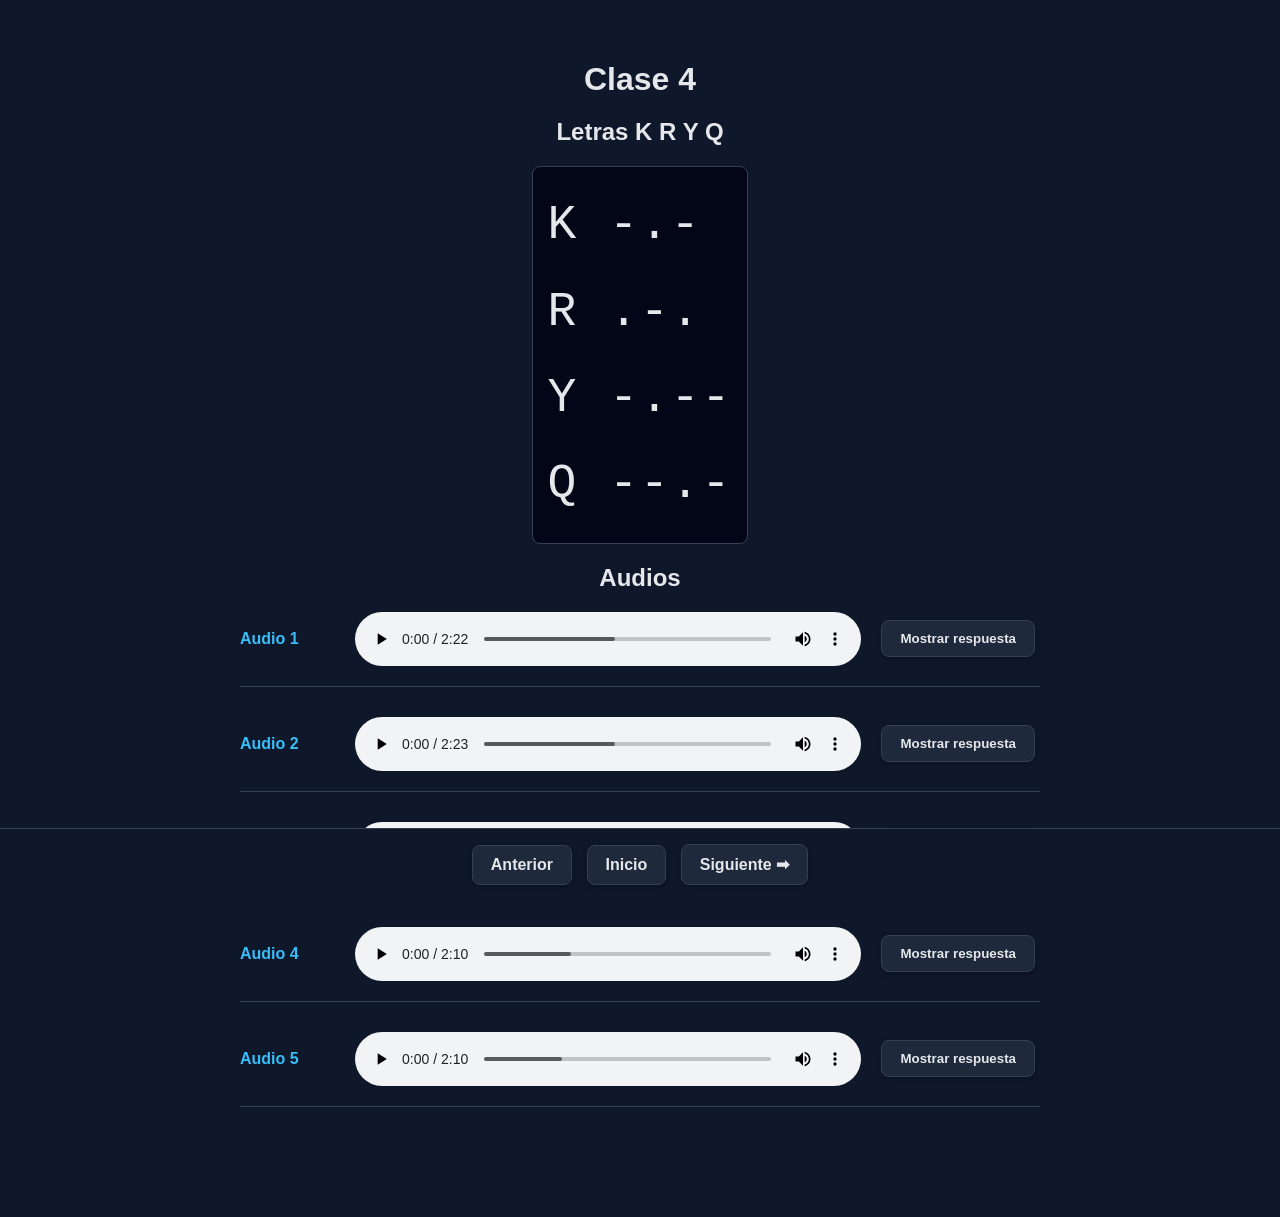
<file: capitulos/clase4.html>
<!DOCTYPE html>
<html lang="es">
<head>
  <meta charset="UTF-8">
  <title>Clase 4</title>
  <link rel="stylesheet" href="../styles.css">
</head>
<body>

<div class="container">
  <h1>Clase 4</h1>

  <h2>Letras K R Y Q</h2>

  <div class="morse">
    K   -.-<br>
    R   .-.<br>
    Y   -.--<br>
    Q   --.-
  </div>

  <h2>Audios</h2>

<!-- AUDIO 1 -->
<div class="audio-block">

  <div class="audio-row">
    <span class="audio-title">Audio 1</span>

    <audio controls src="../audio/clase4/audio1.mp3"></audio>

    <button class="btn" onclick="toggleRespuesta('r1', this)">
      Mostrar respuesta
    </button>
  </div>

  <div id="r1" class="morse" style="display:none; margin-top:10px;">
    K R Y Q R K Q Y K R Y Q K Y R Q K R Q Y K R Y Q K
  </div>

</div>

<!-- AUDIO 2 -->
<div class="audio-block">

  <div class="audio-row">
    <span class="audio-title">Audio 2</span>

    <audio controls src="../audio/clase4/audio2.mp3"></audio>

    <button class="btn" onclick="toggleRespuesta('r2', this)">
      Mostrar respuesta
    </button>
  </div>

  <div id="r2" class="morse" style="display:none; margin-top:10px;">
    Q Y R K Q K Y R Q Y K R Q K R Y Q Y R K Q R Y K Q
  </div>

</div>

<!-- AUDIO 3 -->
<div class="audio-block">

  <div class="audio-row">
    <span class="audio-title">Audio Mix</span>

    <audio controls src="../audio/clase4/audio3.mp3"></audio>

    <button class="btn" onclick="toggleRespuesta('r3', this)">
      Mostrar respuesta
    </button>
  </div>

  <div id="r3" class="morse" style="display:none; margin-top:10px;">
    K R Y Q E I S H A U V T N D B K R Y Q E I S H A U V T N D B K R Y Q E I S
  </div>

</div>

<!-- AUDIO 4 -->
<div class="audio-block">

  <div class="audio-row">
    <span class="audio-title">Audio 4</span>

    <audio controls src="../audio/clase4/audio4.mp3"></audio>

    <button class="btn" onclick="toggleRespuesta('r4', this)">
      Mostrar respuesta
    </button>
  </div>

  <div id="r4" class="morse" style="display:none; margin-top:10px;">
    Q R K Q Y  R K Q Q Y  Y R R K Q  K Q Y R R  Q K Y Y K  R Y Q K R
  </div>

</div>

<!-- AUDIO 5 -->
<div class="audio-block">

  <div class="audio-row">
    <span class="audio-title">Audio 5</span>

    <audio controls src="../audio/clase4/audio5.mp3"></audio>

    <button class="btn" onclick="toggleRespuesta('r5', this)">
      Mostrar respuesta
    </button>
  </div>

  <div id="r5" class="morse" style="display:none; margin-top:10px;">
    Y K R Q Q  K Y R R K  Q R Y K Q  K Q K R Y  R Y K Q R  Q R K Y Q
  </div>

</div>

  <div class="nav-buttons">
    <a href="clase3.html" class="btn">Anterior</a>
    <a href="../index.html" class="btn nav-center">Inicio</a>
    <a href="clase5.html" class="btn">Siguiente ➡</a>
  </div>

</div>
<!--NAVEGAR CON FLECHAS TECLADO -->
<script>
document.addEventListener("keydown", function(event) {

  if (event.key === "ArrowLeft") {
    const prev = document.querySelector(".nav-buttons a:first-child");
    if (prev) window.location.href = prev.href;
  }

  if (event.key === "ArrowRight") {
    const next = document.querySelector(".nav-buttons a:last-child");
    if (next) window.location.href = next.href;
  }

});
</script>
<!-- BOTON OCULTAR -->
<script>
function toggleRespuesta(id, btn) {
  const div = document.getElementById(id);

  if (div.style.display === "none") {
    div.style.display = "block";
    btn.innerText = "Ocultar respuesta";
  } else {
    div.style.display = "none";
    btn.innerText = "Mostrar respuesta";
  }
}
</script>

</body>
</html>
</file>
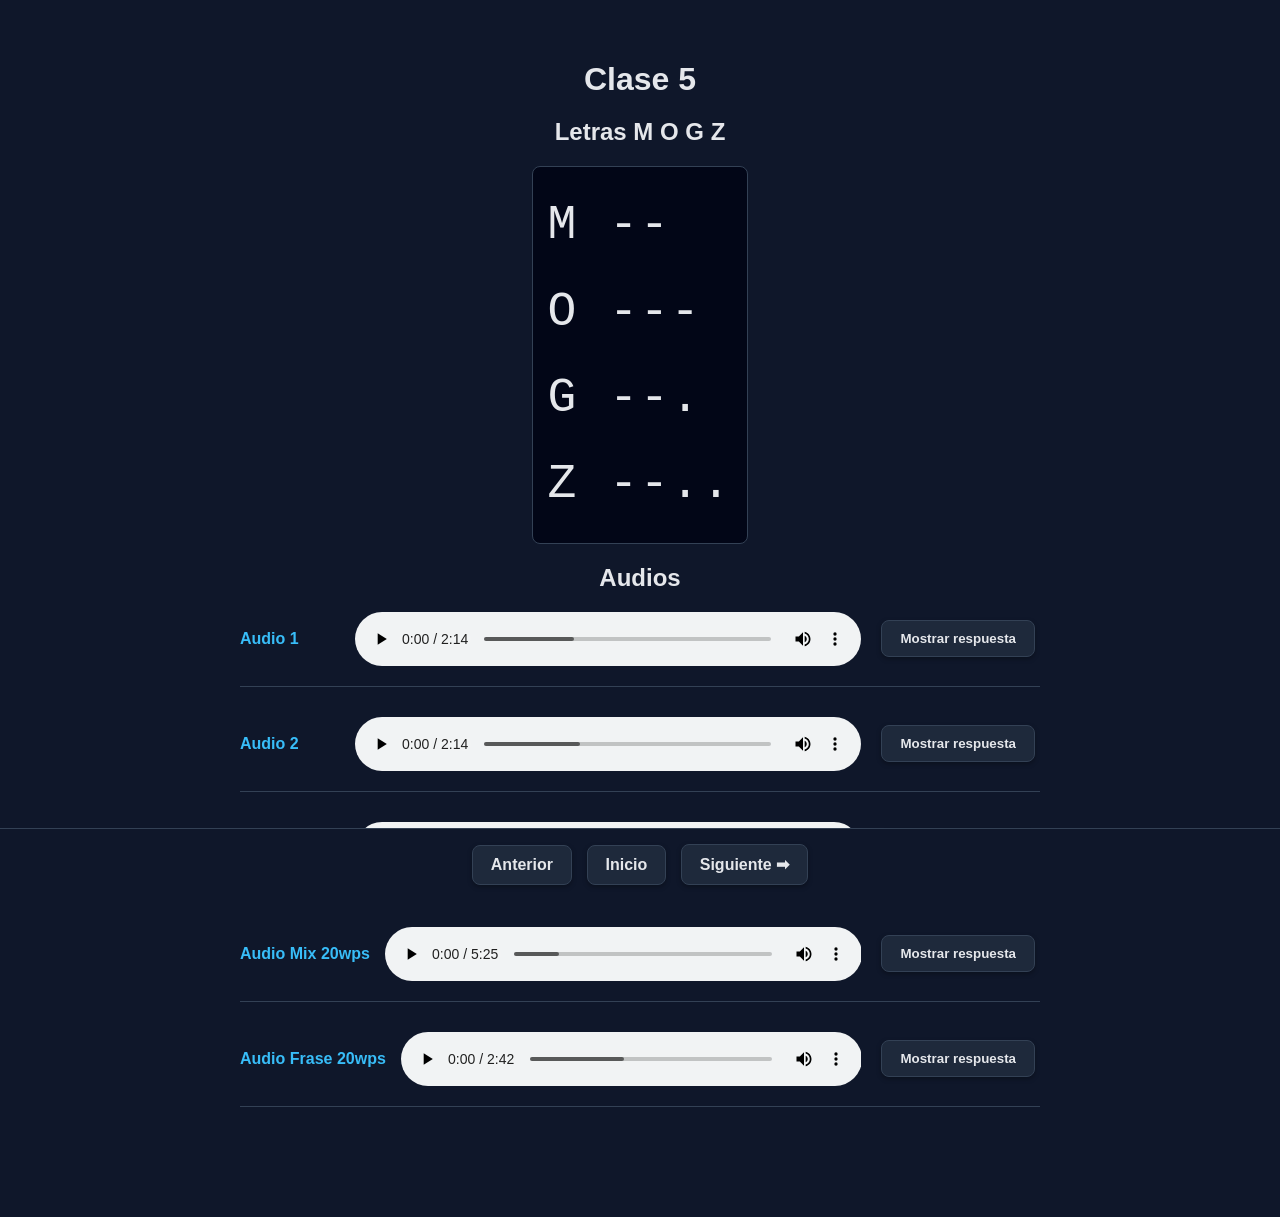
<file: capitulos/clase5.html>
<!DOCTYPE html>
<html lang="es">
<head>
  <meta charset="UTF-8">
  <title>Clase 5</title>
  <link rel="stylesheet" href="../styles.css">
</head>
<body>

<div class="container">
  <h1>Clase 5</h1>

  <h2>Letras M O G Z</h2>

  <div class="morse">
    M   --<br>
    O   ---<br>
    G   --.<br>
    Z   --..
  </div>

  <h2>Audios</h2>

<!-- AUDIO 1 -->
<div class="audio-block">

  <div class="audio-row">
    <span class="audio-title">Audio 1</span>

    <audio controls src="../audio/clase5/audio1.mp3"></audio>

    <button class="btn" onclick="toggleRespuesta('r1', this)">
      Mostrar respuesta
    </button>
  </div>

  <div id="r1" class="morse" style="display:none; margin-top:10px;">
    M G O Z G M Z O M G O Z M O G Z M G Z O M G O Z M
  </div>

</div>

<!-- AUDIO 2 -->
<div class="audio-block">

  <div class="audio-row">
    <span class="audio-title">Audio 2</span>

    <audio controls src="../audio/clase5/audio2.mp3"></audio>

    <button class="btn" onclick="toggleRespuesta('r2', this)">
      Mostrar respuesta
    </button>
  </div>

  <div id="r2" class="morse" style="display:none; margin-top:10px;">
    Z O G M Z M O G Z O M G Z M G O Z O G M Z G O M Z
  </div>

</div>

<!-- AUDIO 3 -->
<div class="audio-block">

  <div class="audio-row">
    <span class="audio-title">Audio Mix</span>

    <audio controls src="../audio/clase5/audio3.mp3"></audio>

    <button class="btn" onclick="toggleRespuesta('r3', this)">
      Mostrar respuesta
    </button>
  </div>

  <div id="r3" class="morse" style="display:none; margin-top:10px;">
    K R Y Q E I S H A U V T N D B M G O Z K R Y Q E I S H A U V T N D B M G O Z K R
  </div>

</div>

<div class="audio-block">

  <div class="audio-row">
    <span class="audio-title">Audio Mix 20wps</span>

    <audio controls src="../audio/clase5/audio4.mp3"></audio>

    <button class="btn" onclick="toggleRespuesta('r4', this)">
      Mostrar respuesta
    </button>
  </div>

  <div id="r4" class="morse" style="display:none; margin-top:10px;">
    QHSAN  RYKTB  EVGOM  DUIKR  ZNASH MYQER  TBGIV  HAODK  RSUZN  QEYMT NDBAG  KROYH  ISVTE  GQAMU  ZDRBK OHYEN
  </div>

</div>

<div class="audio-block">

  <div class="audio-row">
    <span class="audio-title">Audio Frase 20wps</span>

    <audio controls src="../audio/clase5/audio5.mp3"></audio>

    <button class="btn" onclick="toggleRespuesta('r5', this)">
      Mostrar respuesta
    </button>
  </div>

  <div id="r5" class="morse" style="display:none; margin-top:10px;">
    UNA ANTENA GRANDE VA MUY BIEN EN BANDA AM HOY
  </div>

</div>

  <div class="nav-buttons">
    <a href="clase4.html" class="btn">Anterior</a>
    <a href="../index.html" class="btn nav-center">Inicio</a>
    <a href="clase6.html" class="btn">Siguiente ➡</a>
  </div>

</div>
<!--NAVEGAR CON FLECHAS TECLADO -->
<script>
document.addEventListener("keydown", function(event) {

  if (event.key === "ArrowLeft") {
    const prev = document.querySelector(".nav-buttons a:first-child");
    if (prev) window.location.href = prev.href;
  }

  if (event.key === "ArrowRight") {
    const next = document.querySelector(".nav-buttons a:last-child");
    if (next) window.location.href = next.href;
  }

});
</script>
<!-- BOTON OCULTAR -->
<script>
function toggleRespuesta(id, btn) {
  const div = document.getElementById(id);

  if (div.style.display === "none") {
    div.style.display = "block";
    btn.innerText = "Ocultar respuesta";
  } else {
    div.style.display = "none";
    btn.innerText = "Mostrar respuesta";
  }
}
</script>

</body>
</html>
</file>
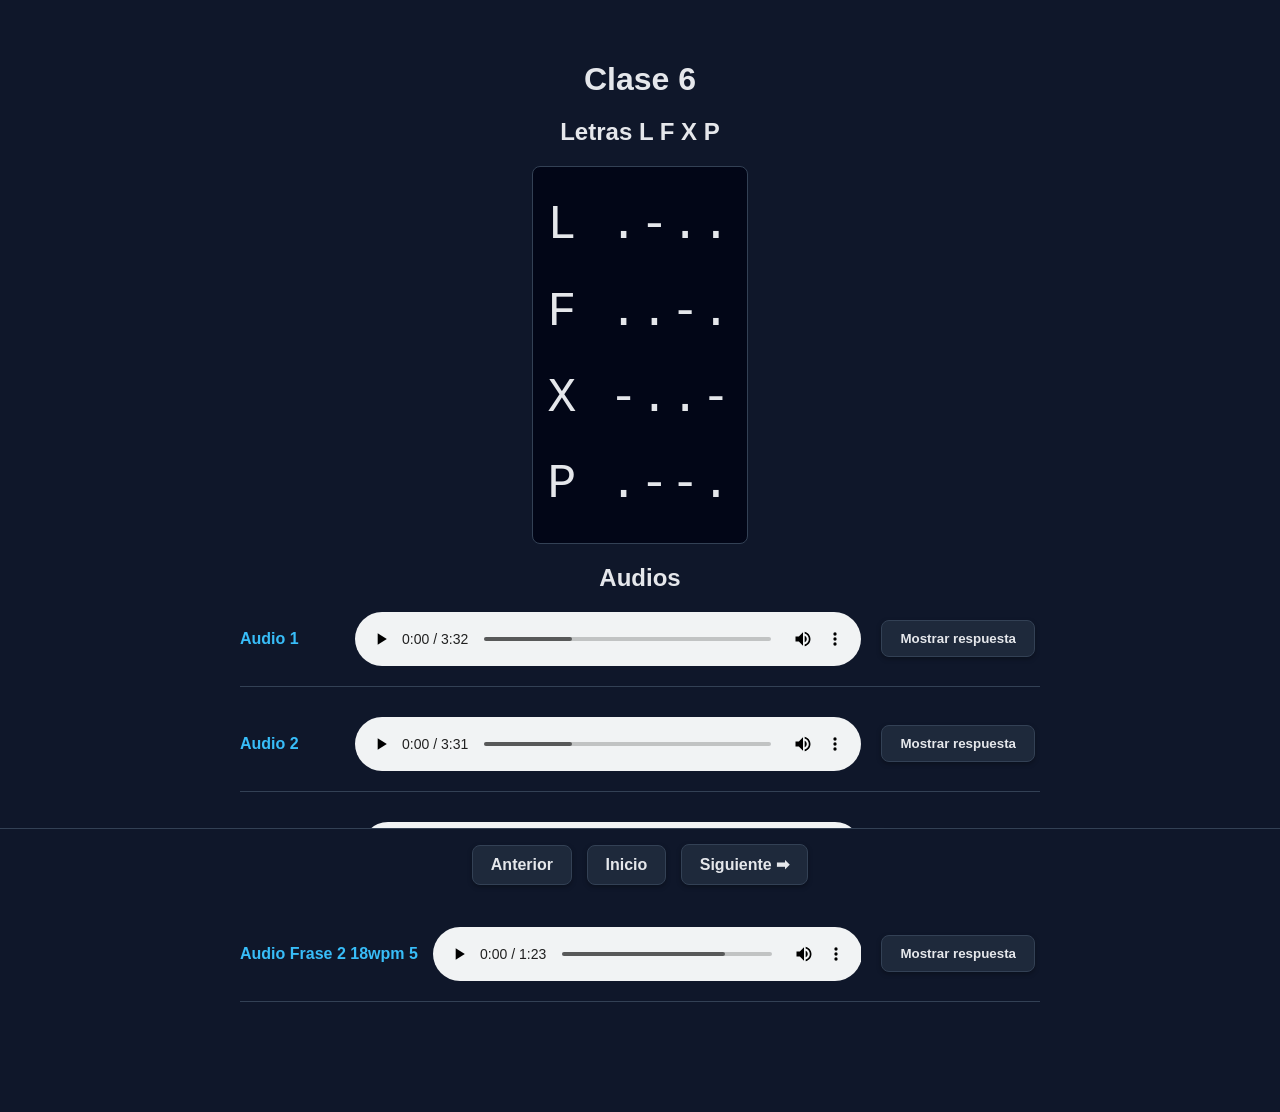
<file: capitulos/clase6.html>
<!DOCTYPE html>
<html lang="es">
<head>
  <meta charset="UTF-8">
  <title>Clase 6</title>
  <link rel="stylesheet" href="../styles.css">
</head>
<body>

<div class="container">
  <h1>Clase 6</h1>

  <h2>Letras L F X P</h2>

  <div class="morse">
    L   .-..<br>
    F   ..-.<br>
    X   -..-<br>
    P   .--.
  </div>

  <h2>Audios</h2>

<!-- AUDIO 1 -->
<div class="audio-block">

  <div class="audio-row">
    <span class="audio-title">Audio 1</span>

    <audio controls src="../audio/clase6/audio1.mp3"></audio>

    <button class="btn" onclick="toggleRespuesta('r1', this)">
      Mostrar respuesta
    </button>
  </div>

  <div id="r1" class="morse" style="display:none; margin-top:10px;">
    LFXPP  PXFFL  XPLFX  FPLXL  PFLPX  LXXFP  FFPXL  XLPFL  PFXXL  LFPLP
  </div>

</div>

<!-- AUDIO 2 -->
<div class="audio-block">

  <div class="audio-row">
    <span class="audio-title">Audio 2</span>

    <audio controls src="../audio/clase6/audio2.mp3"></audio>

    <button class="btn" onclick="toggleRespuesta('r2', this)">
      Mostrar respuesta
    </button>
  </div>

  <div id="r2" class="morse" style="display:none; margin-top:10px;">
    FXPLP  LXPFF  PXLFL  FFLXP  XLPFX  PLFXP  FXLPL  PXFXX  LFPLX  XXPFL
  </div>

</div>

<!-- AUDIO 3 -->
<div class="audio-block">

  <div class="audio-row">
    <span class="audio-title">Audio Frase 1</span>

    <audio controls src="../audio/clase6/audio3.mp3"></audio>

    <button class="btn" onclick="toggleRespuesta('r3', this)">
      Mostrar respuesta
    </button>
  </div>

  <div id="r3" class="morse" style="display:none; margin-top:10px;">
    SIGUE SIN MIEDO AVANZANDO ENTENDIENDO LA TELEGRAFIA
  </div>

</div>

<div class="audio-block">

  <div class="audio-row">
    <span class="audio-title">Audio Frase 2 18wpm 5</span>

    <audio controls src="../audio/clase6/audio4.mp3"></audio>

    <button class="btn" onclick="toggleRespuesta('r4', this)">
      Mostrar respuesta
    </button>
  </div>

  <div id="r4" class="morse" style="display:none; margin-top:10px;">
    DOY UN REPORTE DE AUDIO Y PASO MI QSL
  </div>

</div>

  <div class="nav-buttons">
    <a href="clase5.html" class="btn">Anterior</a>
    <a href="../index.html" class="btn nav-center">Inicio</a>
    <a href="clase7.html" class="btn">Siguiente ➡</a>
  </div>

</div>
<!--NAVEGAR CON FLECHAS TECLADO -->
<script>
document.addEventListener("keydown", function(event) {

  if (event.key === "ArrowLeft") {
    const prev = document.querySelector(".nav-buttons a:first-child");
    if (prev) window.location.href = prev.href;
  }

  if (event.key === "ArrowRight") {
    const next = document.querySelector(".nav-buttons a:last-child");
    if (next) window.location.href = next.href;
  }

});
</script>
<!-- BOTON OCULTAR -->
<script>
function toggleRespuesta(id, btn) {
  const div = document.getElementById(id);

  if (div.style.display === "none") {
    div.style.display = "block";
    btn.innerText = "Ocultar respuesta";
  } else {
    div.style.display = "none";
    btn.innerText = "Mostrar respuesta";
  }
}
</script>

</body>
</html>
</file>
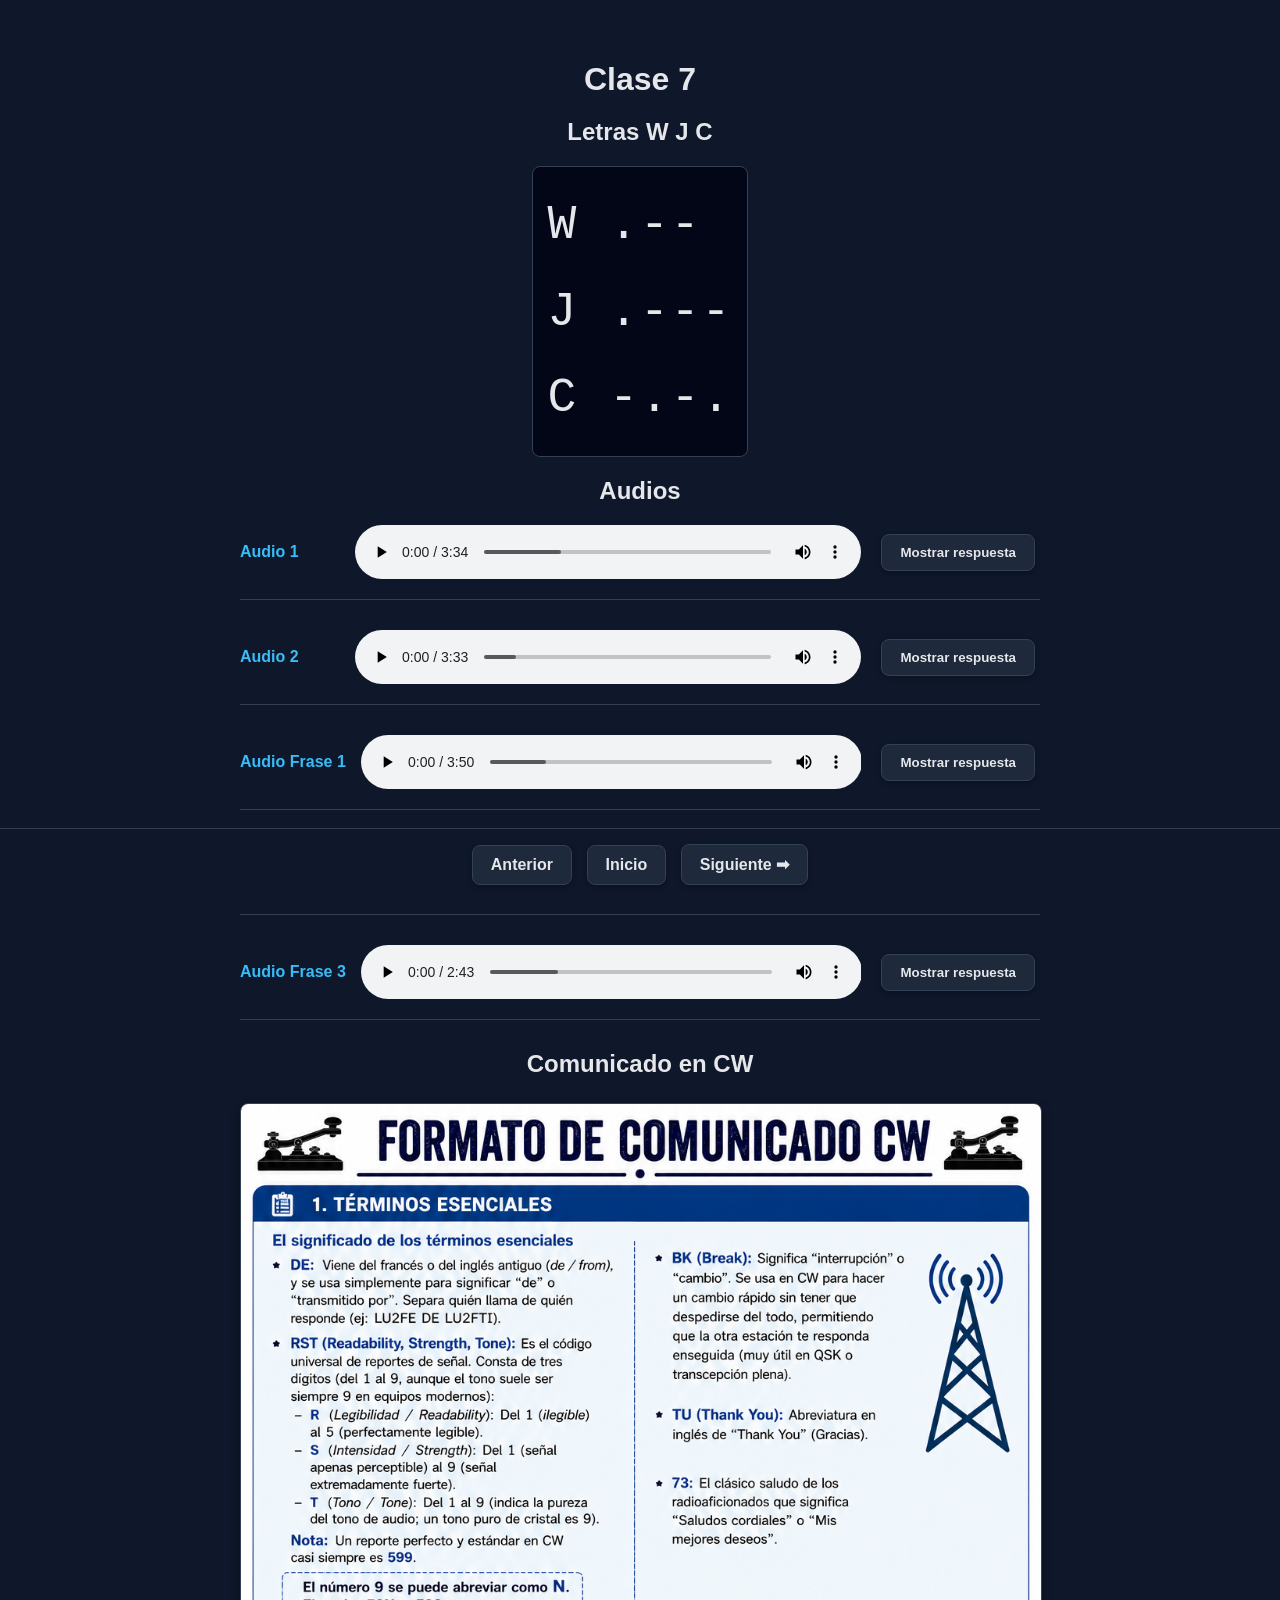
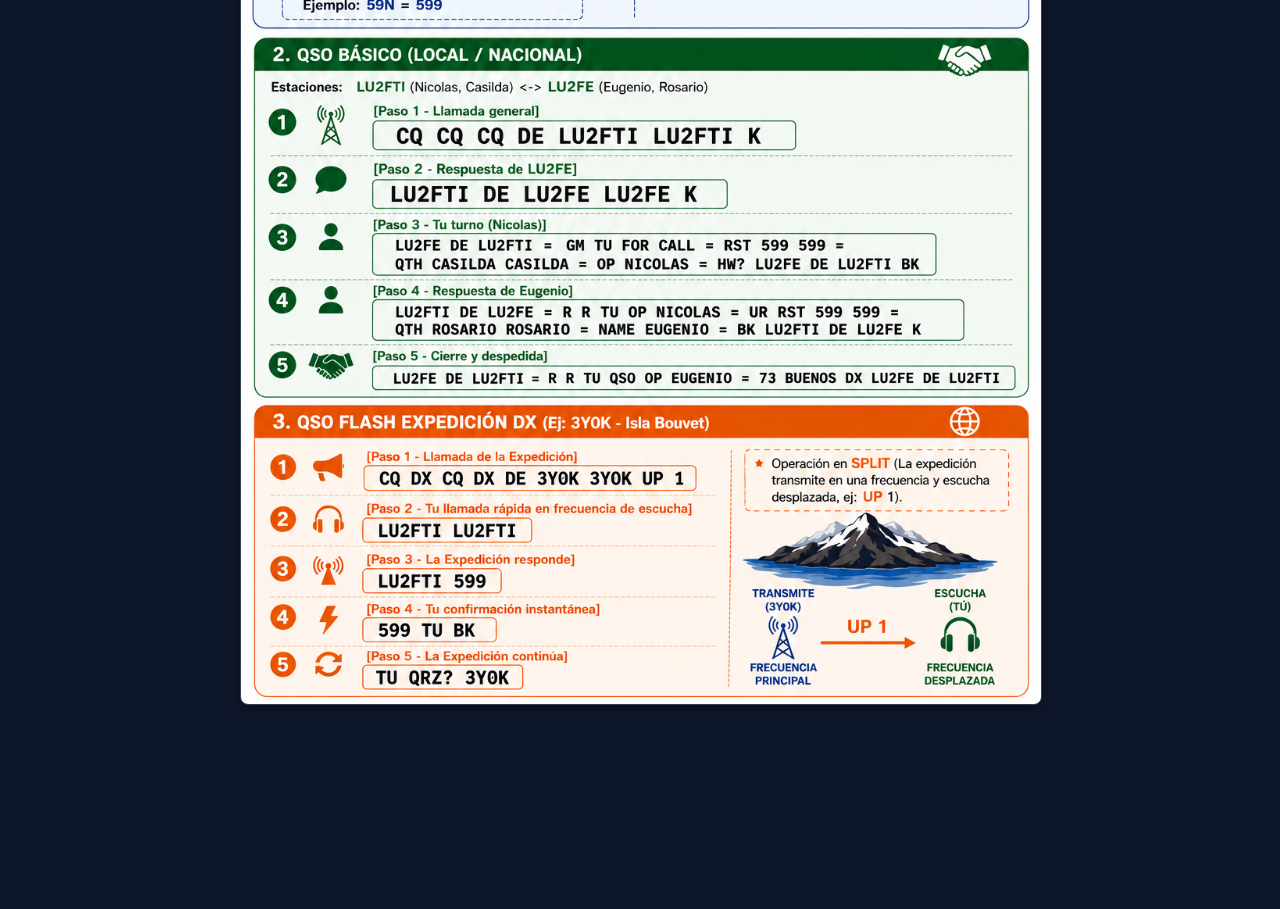
<file: capitulos/clase7.html>
<!DOCTYPE html>
<html lang="es">
<head>
  <meta charset="UTF-8">
  <title>Clase 7</title>
  <link rel="stylesheet" href="../styles.css">
</head>
<body>

<div class="container">
  <h1>Clase 7</h1>

  <h2>Letras W J C</h2>

  <div class="morse">
    W   .-- <br>
    J   .---<br>
    C   -.-.
  </div>

  <h2>Audios</h2>

<!-- AUDIO 1 20wpm 3-->
<div class="audio-block">

  <div class="audio-row">
    <span class="audio-title">Audio 1</span>

    <audio controls src="../audio/clase7/audio1.mp3"></audio>

    <button class="btn" onclick="toggleRespuesta('r1', this)">
      Mostrar respuesta
    </button>
  </div>

  <div id="r1" class="morse" style="display:none; margin-top:10px;">
    WCJJW  CJWWC  JCWJC  WWCJJ  CCWJW  JWCCJ  WJCWC  CJJWW  WCWCJ  JWWCC
  </div>

</div>

<!-- AUDIO 2 22wpm 3 -->
<div class="audio-block">

  <div class="audio-row">
    <span class="audio-title">Audio 2</span>

    <audio controls src="../audio/clase7/audio2.mp3"></audio>

    <button class="btn" onclick="toggleRespuesta('r2', this)">
      Mostrar respuesta
    </button>
  </div>

  <div id="r2" class="morse" style="display:none; margin-top:10px;">
    JWCCW  CWJJC  WWJCJ  CJWCW  JCWJW  WCCJJ  JJWCW  CWWJC  WCJCJ  JWCWC
  </div>

</div>

<!-- AUDIO 3 20wpm 2-->
<div class="audio-block">

  <div class="audio-row">
    <span class="audio-title">Audio Frase 1</span>

    <audio controls src="../audio/clase7/audio3.mp3"></audio>

    <button class="btn" onclick="toggleRespuesta('r3', this)">
      Mostrar respuesta
    </button>
  </div>

  <div id="r3" class="morse" style="display:none; margin-top:10px;">
      LA MEJOR ANTENA ES LA CONSTANCIA DEL OPERADOR
  </div>

</div>

<!-- AUDIO 4 20 3-->
<div class="audio-block">

  <div class="audio-row">
    <span class="audio-title">Audio Frase 2</span>

    <audio controls src="../audio/clase7/audio4.mp3"></audio>

    <button class="btn" onclick="toggleRespuesta('r4', this)">
      Mostrar respuesta
    </button>
  </div>

  <div id="r4" class="morse" style="display:none; margin-top:10px;">
      LA PRACTICA DIARIA HACE MEJOR AL TELEGRAFISTA
  </div>

</div>

<!-- AUDIO 5 20 3-->
<div class="audio-block">

  <div class="audio-row">
    <span class="audio-title">Audio Frase 3</span>

    <audio controls src="../audio/clase7/audio5.mp3"></audio>

    <button class="btn" onclick="toggleRespuesta('r5', this)">
      Mostrar respuesta
    </button>
  </div>

  <div id="r5" class="morse" style="display:none; margin-top:10px;">
      UN BUEN OPERADOR ESCUCHA MAS DE LO QUE TRANSMITE
  </div>

</div>

  <h2>Comunicado en CW</h2>
  <div style="text-align: center; margin: 25px 0 120px 0;">
    <img src="../img/clase7/clase7.png" alt="Resumen comunicado en cw" style="max-width: 100%; height: auto; border: 1px solid #334155; border-radius: 8px; box-shadow: 0 4px 10px rgba(0,0,0,0.4);">
  </div>
  <div class="nav-buttons">
    <a href="clase6.html" class="btn">Anterior</a>
    <a href="../index.html" class="btn nav-center">Inicio</a>
    <a href="clase8.html" class="btn">Siguiente ➡</a>
  </div>

</div>
<!--NAVEGAR CON FLECHAS TECLADO -->
<script>
document.addEventListener("keydown", function(event) {

  if (event.key === "ArrowLeft") {
    const prev = document.querySelector(".nav-buttons a:first-child");
    if (prev) window.location.href = prev.href;
  }

  if (event.key === "ArrowRight") {
    const next = document.querySelector(".nav-buttons a:last-child");
    if (next) window.location.href = next.href;
  }

});
</script>
<!-- BOTON OCULTAR -->
<script>
function toggleRespuesta(id, btn) {
  const div = document.getElementById(id);

  if (div.style.display === "none") {
    div.style.display = "block";
    btn.innerText = "Ocultar respuesta";
  } else {
    div.style.display = "none";
    btn.innerText = "Mostrar respuesta";
  }
}
</script>

</body>
</html>
</file>
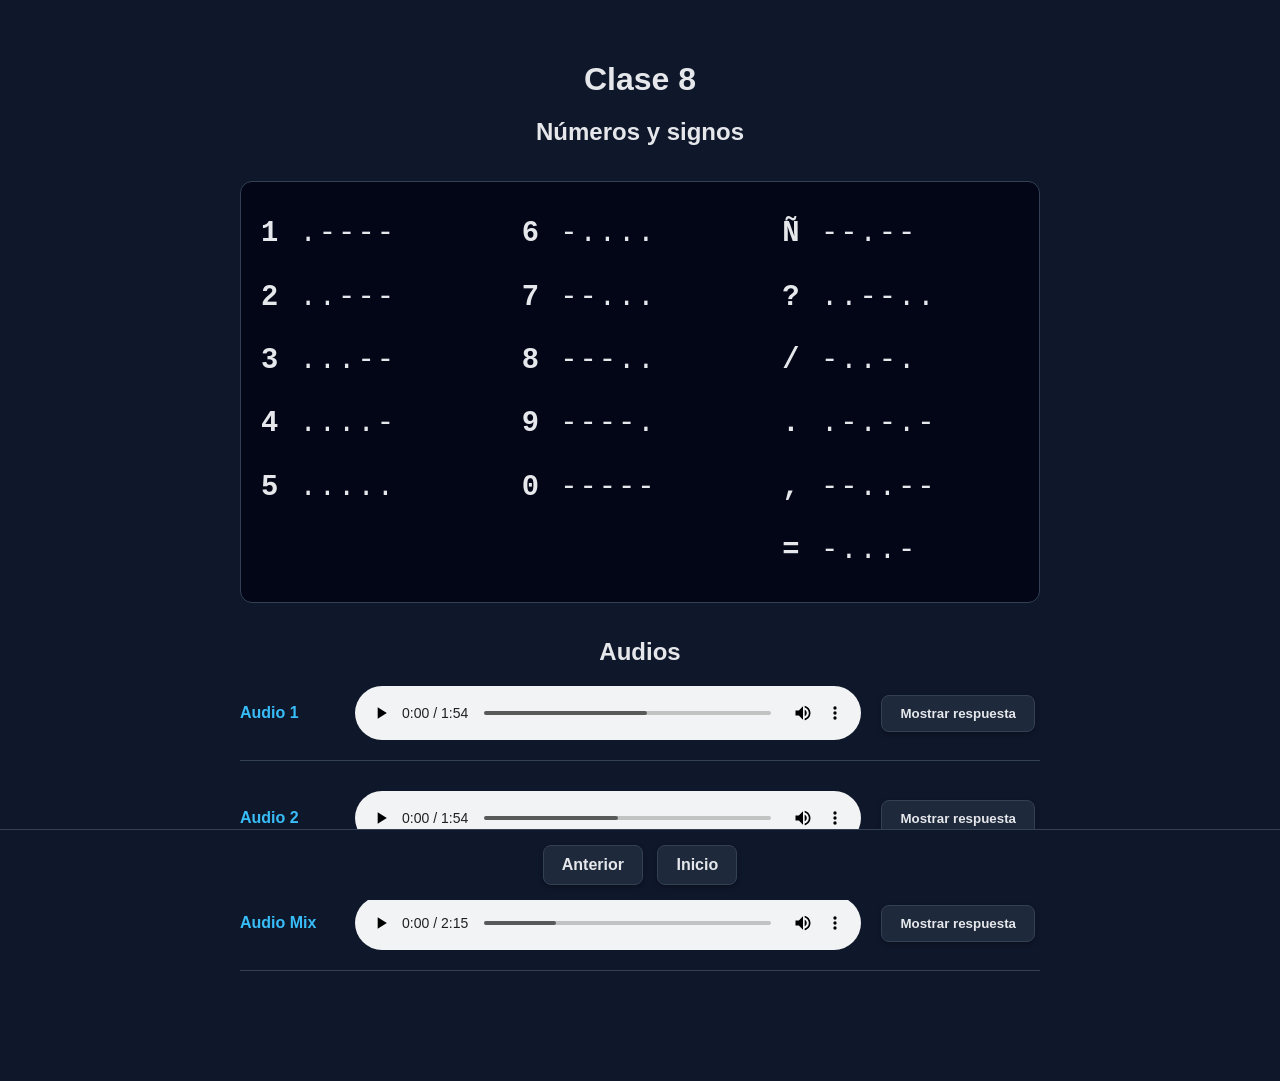
<file: capitulos/clase8.html>
<!DOCTYPE html>
<html lang="es">
<head>
  <meta charset="UTF-8">
  <meta name="viewport" content="width=device-width, initial-scale=1.0">
  <title>Clase 8</title>
  <link rel="stylesheet" href="../styles.css">

  <!-- Estilos específicos de esta clase -->
  <style>
    /* El recuadro aprovecha todo el ancho */
    .morse-wide {
      width: 100%;
      box-sizing: border-box;
      padding: 20px;
      margin: 15px 0;
      border-radius: 12px;
    }

    /* 3 columnas bien distribuidas */
    .morse-grid-3 {
      display: grid;
      grid-template-columns: repeat(3, minmax(0, 1fr));
      gap: 24px;
      width: 100%;
    }

    /* Texto más chico y cómodo */
    .morse-grid-3 div { 
      font-size: 1.8rem; 
      line-height: 2.2; 
      white-space: nowrap; 
    }

    @media (max-width: 700px) {
      .morse-grid-3 {
        grid-template-columns: 1fr;
      }

      .morse-grid-3 div {
        white-space: normal;
      }
    }
  </style>
</head>
<body>

<div class="container">

  <h1>Clase 8</h1>

  <h2>Números y signos</h2>

  <div class="morse morse-wide">
    <div class="morse-grid-3">

      <div>
        <strong>1</strong> .----<br>
        <strong>2</strong> ..---<br>
        <strong>3</strong> ...--<br>
        <strong>4</strong> ....-<br>
        <strong>5</strong> .....
      </div>

      <div>
        <strong>6</strong> -....<br>
        <strong>7</strong> --...<br>
        <strong>8</strong> ---..<br>
        <strong>9</strong> ----.<br>
        <strong>0</strong> -----
      </div>

      <div>
        <strong>Ñ</strong> --.--<br>
        <strong>?</strong> ..--..<br>
        <strong>/</strong> -..-.<br>
        <strong>.</strong> .-.-.-<br>
        <strong>,</strong> --..--<br>
        <strong>=</strong> -...-
      </div>

    </div>
  </div>

  <h2>Audios</h2>

  <!-- AUDIO 1 -->
  <div class="audio-block">

    <div class="audio-row">
      <span class="audio-title">Audio 1</span>

      <audio controls src="../audio/clase8/audio1.mp3"></audio>

      <button class="btn" onclick="toggleRespuesta('r1', this)">
        Mostrar respuesta
      </button>
    </div>

    <div id="r1" class="morse" style="display:none; margin-top:10px;">
      3 7 1 9 5 2 8 0 4 6 7 3 1 8 9 2 5 0 6 4
    </div>

  </div>

  <!-- AUDIO 2 -->
  <div class="audio-block">

    <div class="audio-row">
      <span class="audio-title">Audio 2</span>

      <audio controls src="../audio/clase8/audio2.mp3"></audio>

      <button class="btn" onclick="toggleRespuesta('r2', this)">
        Mostrar respuesta
      </button>
    </div>

    <div id="r2" class="morse" style="display:none; margin-top:10px;">
      9 0 2 4 7 5 1 3 8 6 0 9 2 7 4 1 5 8 3 6
    </div>

  </div>

  <!-- AUDIO 3 -->
  <div class="audio-block">

    <div class="audio-row">
      <span class="audio-title">Audio Mix</span>

      <audio controls src="../audio/clase8/audio3.mp3"></audio>

      <button class="btn" onclick="toggleRespuesta('r3', this)">
        Mostrar respuesta
      </button>
    </div>

    <div id="r3" class="morse" style="display:none; margin-top:10px;">
      <strong style="font-size: 1.2em;">
        CQ CQ CQ DE LU2FTI K<br>
        LU5FB 5NN 1830 TU 73 EE
      </strong>
    </div>

  </div>

  <div class="nav-buttons">
    <a href="clase7.html" class="btn">Anterior</a>
    <a href="../index.html" class="btn nav-center">Inicio</a>
  </div>

</div>

<script>
document.addEventListener("keydown", function(event) {

  if (event.key === "ArrowLeft") {
    const prev = document.querySelector(".nav-buttons a:first-child");
    if (prev) window.location.href = prev.href;
  }

  if (event.key === "ArrowRight") {
    const next = document.querySelector(".nav-buttons a:last-child");
    if (next) window.location.href = next.href;
  }

});
</script>

<script>
function toggleRespuesta(id, btn) {
  const div = document.getElementById(id);

  if (div.style.display === "none") {
    div.style.display = "block";
    btn.innerText = "Ocultar respuesta";
  } else {
    div.style.display = "none";
    btn.innerText = "Mostrar respuesta";
  }
}
</script>

</body>
</html>
</file>
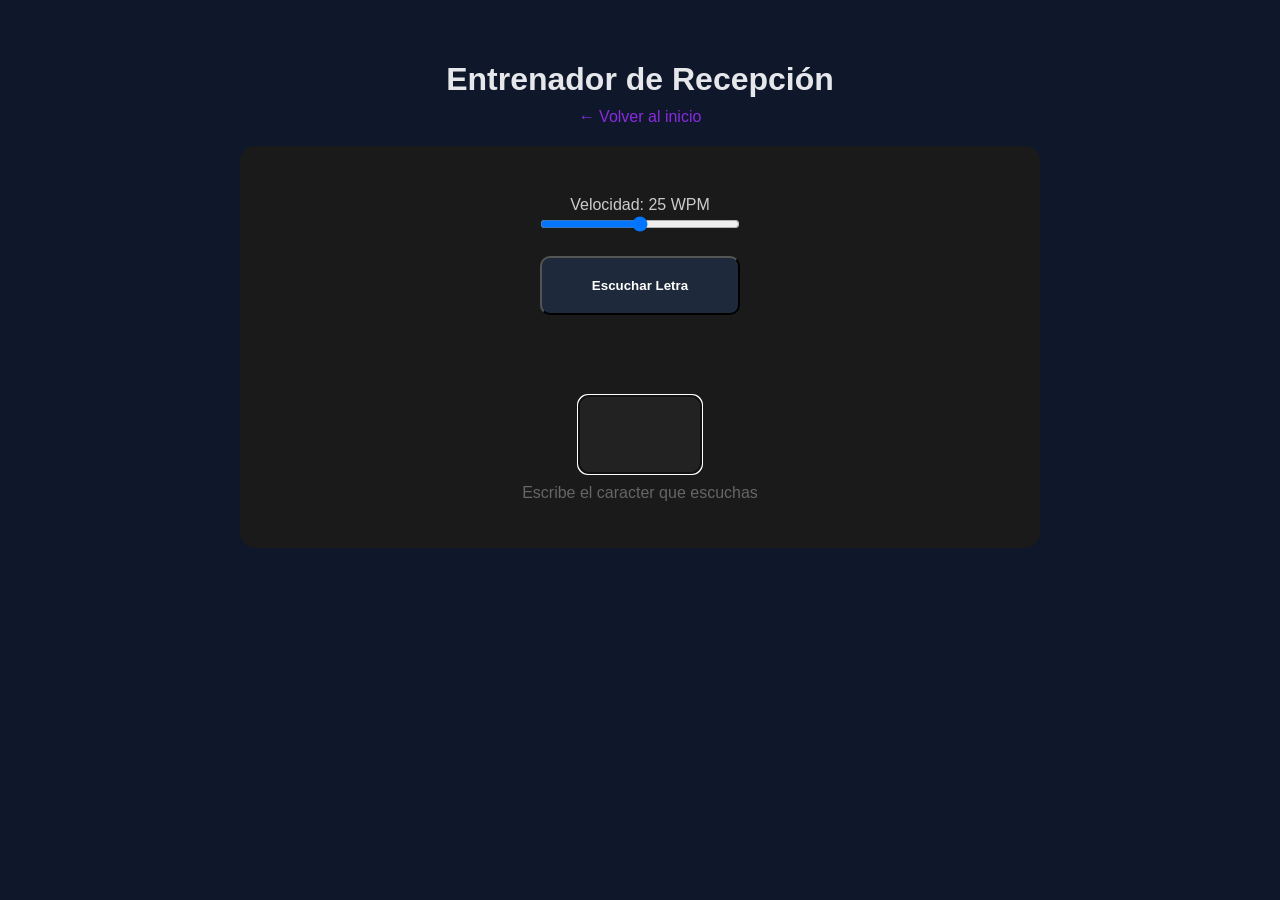
<file: capitulos/entrenador.html>
<!DOCTYPE html>
<html lang="es">
<head>
  <meta charset="UTF-8">
  <title>Entrenador CW - Velocidad Variable</title>
  <link rel="stylesheet" href="../styles.css">
  <style>
    .entrenador-container {
      text-align: center;
      padding: 30px;
      background: #1a1a1a;
      border-radius: 15px;
      margin-top: 20px;
    }
    .speed-control {
      margin: 20px 0;
      color: #ccc;
    }
    #input-respuesta {
      font-size: 3rem;
      width: 100px;
      text-align: center;
      background: #222;
      color: #8a2be2;
      border: 2px solid #444;
      border-radius: 10px;
      text-transform: uppercase;
      padding: 10px;
    }
    .status-msg {
      height: 30px;
      margin: 15px 0;
      font-weight: bold;
    }
    .success { color: #4caf50; }
    .error { color: #f44336; }
    
    input[type=range] { width: 200px; cursor: pointer; }
  </style>
</head>
<body>

<div class="container">
  <h1>Entrenador de Recepción</h1>
  <a href="../index.html" style="color: #8a2be2; text-decoration: none;">← Volver al inicio</a>

  <div class="entrenador-container">
    <div class="speed-control">
      <label>Velocidad: <span id="wpm-val">25</span> WPM</label><br>
      <input type="range" id="speed-slider" min="20" max="30" value="25">
    </div>

    <button id="btn-reproducir" class="card" style="width: 200px; margin: 0 auto 20px auto; cursor: pointer;">
      Escuchar Letra
    </button>

    <div id="status" class="status-msg"></div>

    <input type="text" id="input-respuesta" maxlength="1" autocomplete="off" autofocus>
    <p style="color: #666; margin-top: 10px;">Escribe el caracter que escuchas</p>
  </div>
</div>

<script>
const morseAlphabet = {
    'A': '.-', 'B': '-...', 'C': '-.-.', 'D': '-..', 'E': '.', 
    'F': '..-.', 'G': '--.', 'H': '....', 'I': '..', 'J': '.---',
    'K': '-.-', 'L': '.-..', 'M': '--', 'N': '-.', 'O': '---',
    'P': '.--.', 'Q': '--.-', 'R': '.-.', 'S': '...', 'T': '-',
    'U': '..-', 'V': '...-', 'W': '.--', 'X': '-..-', 'Y': '-.--', 'Z': '--..',
    '1': '.----', '2': '..---', '3': '...--', '4': '....-', '5': '.....',
    '6': '-....', '7': '--...', '8': '---..', '9': '----.', '0': '-----'
};

const audioCtx = new (window.AudioContext || window.webkitAudioContext)();
let letraActual = "";
let esperandoRespuesta = false;

const slider = document.getElementById('speed-slider');
const wpmVal = document.getElementById('wpm-val');
const input = document.getElementById('input-respuesta');
const status = document.getElementById('status');
const btnPlay = document.getElementById('btn-reproducir');

slider.oninput = () => wpmVal.innerText = slider.value;

function getNuevaLetra() {
    const letras = Object.keys(morseAlphabet);
    letraActual = letras[Math.floor(Math.random() * letras.length)];
    esperandoRespuesta = true;
    status.innerText = "";
    input.value = "";
    input.focus();
}

function reproducirCW(letra) {
    const code = morseAlphabet[letra];
    const wpm = parseInt(slider.value);
    // Fórmula estándar: dot_time = 1.2 / WPM
    const dotTime = 1.2 / wpm;
    let time = audioCtx.currentTime;

    code.split('').forEach(symbol => {
        const osc = audioCtx.createOscillator();
        const gain = audioCtx.createGain();
        osc.connect(gain);
        gain.connect(audioCtx.destination);

        osc.frequency.value = 700;
        const duration = symbol === '.' ? dotTime : dotTime * 3;

        gain.gain.setValueAtTime(0, time);
        gain.gain.linearRampToValueAtTime(0.1, time + 0.005);
        gain.gain.setValueAtTime(0.1, time + duration - 0.005);
        gain.gain.linearRampToValueAtTime(0, time + duration);

        osc.start(time);
        osc.stop(time + duration);
        time += duration + dotTime;
    });
}

btnPlay.onclick = () => {
    if (!esperandoRespuesta) getNuevaLetra();
    reproducirCW(letraActual);
};

input.oninput = () => {
    const valor = input.value.toUpperCase();
    if (valor === letraActual) {
        status.innerText = "¡Correcto!";
        status.className = "status-msg success";
        esperandoRespuesta = false;
        // Pequeña pausa antes de la siguiente letra
        setTimeout(getNuevaLetra, 1000);
        setTimeout(() => reproducirCW(letraActual), 1200);
    } else if (valor.length === 1) {
        status.innerText = "Incorrecto, intenta de nuevo...";
        status.className = "status-msg error";
        input.value = "";
        reproducirCW(letraActual); // Vuelve a tocar la letra para ayudar
    }
};

// Iniciar la primera vez
window.onload = getNuevaLetra;
</script>

</body>
</html>
</file>
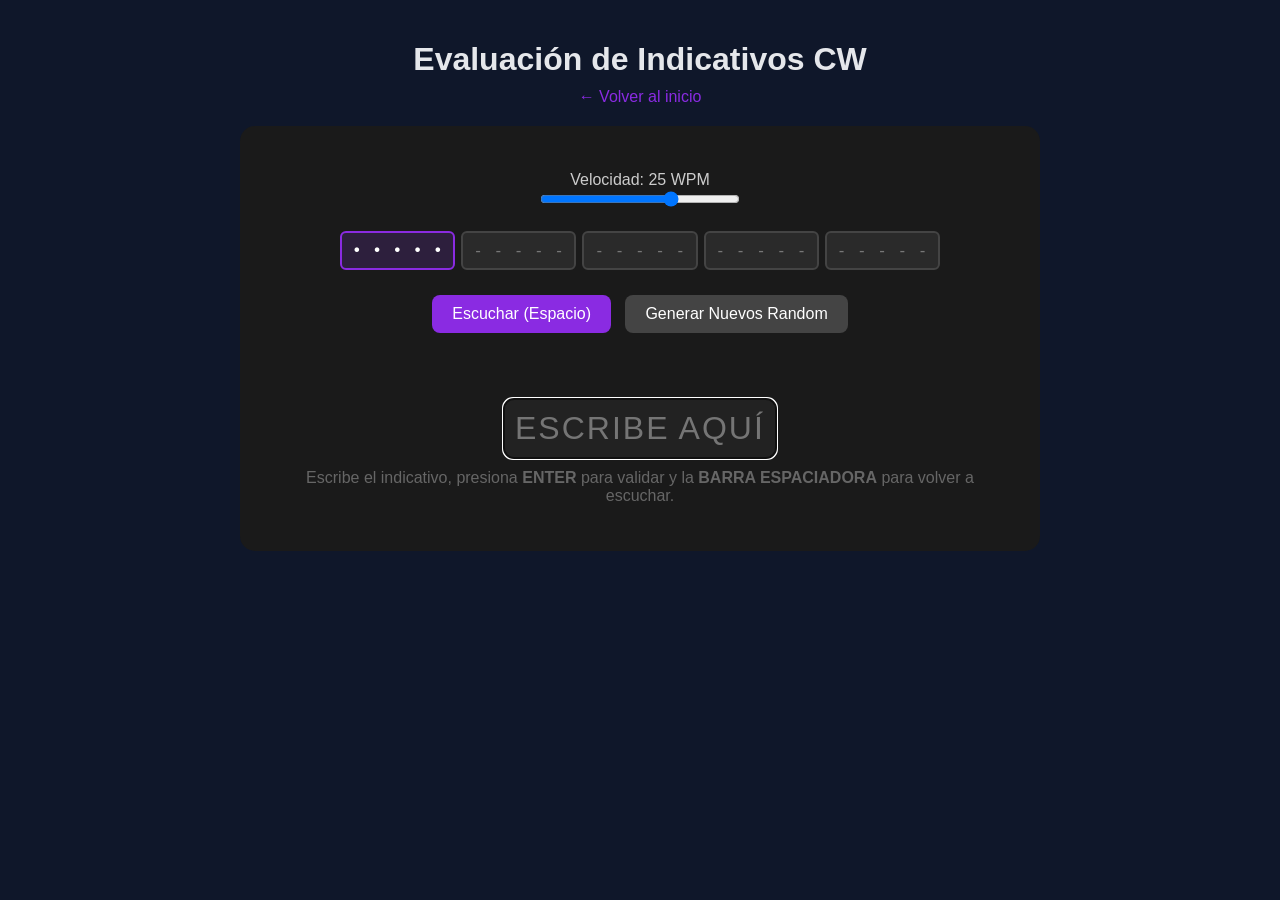
<file: capitulos/evaluador.html>
<!DOCTYPE html>
<html lang="es">
<head>
  <meta charset="UTF-8">
  <title>Evaluación CW - Indicativos de Radioaficionados</title>
  <link rel="stylesheet" href="../styles.css">
  <style>
    .entrenador-container {
      text-align: center;
      padding: 30px;
      background: #1a1a1a;
      border-radius: 15px;
      margin-top: 20px;
      max-width: 750px;
      margin-left: auto;
      margin-right: auto;
    }
    .speed-control {
      margin: 15px 0;
      color: #ccc;
    }
    #input-respuesta {
      font-size: 2rem;
      width: 250px;
      text-align: center;
      background: #222;
      color: #8a2be2;
      border: 2px solid #444;
      border-radius: 10px;
      text-transform: uppercase;
      padding: 10px;
      letter-spacing: 2px;
    }
    .status-msg {
      height: 30px;
      margin: 15px 0;
      font-weight: bold;
    }
    .success { color: #4caf50; }
    .error { color: #f44336; }
    .info { color: #ff9800; }
    
    input[type=range] { width: 200px; cursor: pointer; }

    /* Estilos para la lista de indicativos ajustada en una sola línea */
    .indicativos-list {
      display: flex;
      justify-content: center;
      gap: 6px;
      margin: 20px 0;
      flex-wrap: nowrap;
    }
    .indicativo-item {
      background: #2a2a2a;
      border: 2px solid #444;
      border-radius: 6px;
      padding: 8px 10px;
      font-family: monospace;
      font-size: 1rem;
      color: #777;
      letter-spacing: 0.5px;
      white-space: nowrap;
    }
    .indicativo-item.completado {
      background: #1b3b1a;
      border-color: #4caf50;
      color: #4caf50;
      font-weight: bold;
    }
    .indicativo-item.activo {
      border-color: #8a2be2;
      color: #fff;
      background: #2d1f3d;
    }

    .btn-action {
      background: #8a2be2;
      color: white;
      border: none;
      padding: 10px 20px;
      border-radius: 8px;
      font-size: 1rem;
      cursor: pointer;
      margin: 5px;
      transition: background 0.2s;
    }
    .btn-action:hover {
      background: #7522be;
    }
    .btn-secondary {
      background: #444;
    }
    .btn-secondary:hover {
      background: #555;
    }
  </style>
</head>
<body>

<div class="container" style="max-width: 800px; margin: 0 auto; padding: 20px;">
  <h1>Evaluación de Indicativos CW</h1>
  <a href="../index.html" style="color: #8a2be2; text-decoration: none;">← Volver al inicio</a>

  <div class="entrenador-container">
    <div class="speed-control">
      <label>Velocidad: <span id="wpm-val">25</span> WPM</label><br>
      <input type="range" id="speed-slider" min="15" max="30" value="25">
    </div>

    <!-- Indicadores visuales de los 5 indicativos -->
    <div class="indicativos-list" id="lista-indicativos">
      <!-- Se llenan dinámicamente -->
    </div>

    <div>
      <button id="btn-reproducir" class="btn-action">Escuchar (Espacio)</button>
      <button id="btn-nuevo-set" class="btn-action btn-secondary">Generar Nuevos Random</button>
    </div>

    <div id="status" class="status-msg"></div>

    <div id="panel-input">
      <input type="text" id="input-respuesta" maxlength="10" autocomplete="off" autofocus placeholder="Escribe aquí...">
      <p style="color: #666; margin-top: 10px;" id="instrucciones-input">Escribe el indicativo, presiona <b>ENTER</b> para validar y la <b>BARRA ESPACIADORA</b> para volver a escuchar.</p>
    </div>
  </div>
</div>

<script>
const morseAlphabet = {
    'A': '.-', 'B': '-...', 'C': '-.-.', 'D': '-..', 'E': '.', 
    'F': '..-.', 'G': '--.', 'H': '....', 'I': '..', 'J': '.---',
    'K': '-.-', 'L': '.-..', 'M': '--', 'N': '-.', 'O': '---',
    'P': '.--.', 'Q': '--.-', 'R': '.-.', 'S': '...', 'T': '-',
    'U': '..-', 'V': '...-', 'W': '.--', 'X': '-..-', 'Y': '-.--', 'Z': '--..',
    '1': '.----', '2': '..---', '3': '...--', '4': '....-', '5': '.....',
    '6': '-....', '7': '--...', '8': '---..', '9': '----.', '0': '-----',
    '/': '-..-.'
};

let evaluacionIndicativos = [];
let indiceActual = 0;

const audioCtx = new (window.AudioContext || window.webkitAudioContext)();

const slider = document.getElementById('speed-slider');
const wpmVal = document.getElementById('wpm-val');
const input = document.getElementById('input-respuesta');
const status = document.getElementById('status');
const btnPlay = document.getElementById('btn-reproducir');
const btnNuevoSet = document.getElementById('btn-nuevo-set');
const listaContainer = document.getElementById('lista-indicativos');
const panelInput = document.getElementById('panel-input');

slider.oninput = () => wpmVal.innerText = slider.value;

function generarIndicativoAleatorio() {
    const letras = "ABCDEFGHIJKLMNOPQRSTUVWXYZ";
    const numeros = "0123456789";
    
    let prefijo = "";
    for(let i = 0; i < 2; i++) {
        prefijo += letras.charAt(Math.floor(Math.random() * letras.length));
    }
    
    const numero = numeros.charAt(Math.floor(Math.random() * numeros.length));
    
    let sufijo = "";
    for(let i = 0; i < 3; i++) {
        sufijo += letras.charAt(Math.floor(Math.random() * letras.length));
    }
    
    return prefijo + numero + sufijo;
}

function iniciarEvaluacion() {
    let setIndicativos = [];
    while(setIndicativos.length < 5) {
        let nuevo = generarIndicativoAleatorio();
        if(!setIndicativos.includes(nuevo)) {
            setIndicativos.push(nuevo);
        }
    }

    evaluacionIndicativos = setIndicativos.map(call => ({
        callsign: call,
        completado: false
    }));
    indiceActual = 0;
    
    panelInput.style.display = 'block';
    btnPlay.style.display = 'inline-block';

    renderLista();
    prepararActual();
}

function renderLista() {
    listaContainer.innerHTML = "";
    evaluacionIndicativos.forEach((item, idx) => {
        const div = document.createElement('div');
        div.className = "indicativo-item";
        if (item.completado) {
            div.classList.add('completado');
            div.innerText = item.callsign; 
        } else if (idx === indiceActual) {
            div.classList.add('activo');
            div.innerText = "• • • • •"; 
        } else {
            div.innerText = "- - - - -";
        }
        listaContainer.appendChild(div);
    });
}

function prepararActual() {
    if (indiceActual >= evaluacionIndicativos.length) {
        status.innerText = "¡APROBADO! Todas las distintivas son correctas";
        status.className = "status-msg success";
        panelInput.style.display = 'none';
        btnPlay.style.display = 'none';
        renderLista();
        return;
    }
    status.innerText = "";
    status.className = "status-msg";
    input.value = "";
    input.focus();
    renderLista();
    setTimeout(() => reproducirIndicativo(evaluacionIndicativos[indiceActual].callsign), 400);
}

function reproducirCWLetra(letra, wpm, timeRef) {
    const code = morseAlphabet[letra];
    if (!code) return timeRef;
    const dotTime = 1.2 / wpm;
    let time = timeRef;

    code.split('').forEach(symbol => {
        const osc = audioCtx.createOscillator();
        const gain = audioCtx.createGain();
        osc.connect(gain);
        gain.connect(audioCtx.destination);

        osc.frequency.value = 700;
        const duration = symbol === '.' ? dotTime : dotTime * 3;

        gain.gain.setValueAtTime(0, time);
        gain.gain.linearRampToValueAtTime(0.1, time + 0.005);
        gain.gain.setValueAtTime(0.1, time + duration - 0.005);
        gain.gain.linearRampToValueAtTime(0, time + duration);

        osc.start(time);
        osc.stop(time + duration);
        time += duration + dotTime;
    });
    return time + (dotTime * 2);
}

function reproducirIndicativo(callsign) {
    if (audioCtx.state === 'suspended') {
        audioCtx.resume();
    }
    const wpm = parseInt(slider.value);
    let time = audioCtx.currentTime;

    callsign.split('').forEach(char => {
        time = reproducirCWLetra(char, wpm, time);
    });
}

btnPlay.onclick = () => {
    if (indiceActual < evaluacionIndicativos.length) {
        reproducirIndicativo(evaluacionIndicativos[indiceActual].callsign);
    }
};

btnNuevoSet.onclick = () => {
    iniciarEvaluacion();
};

input.addEventListener('keydown', (e) => {
    if (e.code === 'Space') {
        e.preventDefault();
        if (indiceActual < evaluacionIndicativos.length) {
            reproducirIndicativo(evaluacionIndicativos[indiceActual].callsign);
        }
        return;
    }

    if (e.key === 'Enter') {
        const valorIngresado = input.value.trim().toUpperCase();
        if(!valorIngresado) return;
        
        const actual = evaluacionIndicativos[indiceActual].callsign;

        if (valorIngresado === actual) {
            status.innerText = "Correcto! Indicativo validado.";
            status.className = "status-msg success";
            evaluacionIndicativos[indiceActual].completado = true;
            indiceActual++;
            setTimeout(prepararActual, 1200);
        } else {
            status.innerText = "Incorrecto, puedes corregir tu texto o presionar ESPACIO para volver a escuchar.";
            status.className = "status-msg error";
            reproducirIndicativo(actual);
        }
    }
});

window.onload = iniciarEvaluacion;
</script>

</body>
</html>
</file>
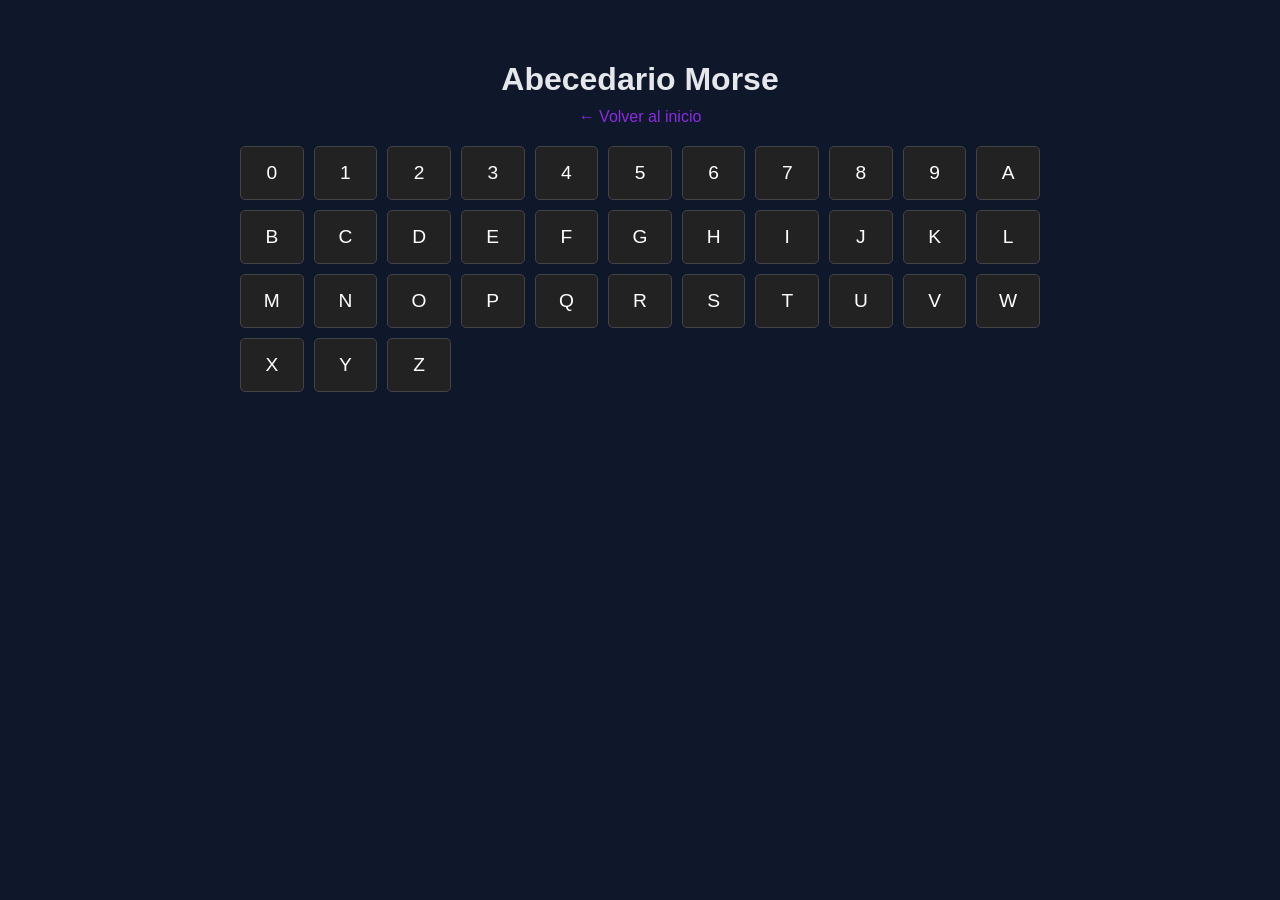
<file: capitulos/letras.html>
<!DOCTYPE html>
<html lang="es">
<head>
  <meta charset="UTF-8">
  <title>Diccionario CW - Letras</title>
  <link rel="stylesheet" href="../styles.css"> <!-- Asegúrate que la ruta al CSS sea correcta -->
  <style>
    .letras-grid {
      display: grid;
      grid-template-columns: repeat(auto-fill, minmax(60px, 1fr));
      gap: 10px;
      margin-top: 20px;
    }
    .btn-letra {
      padding: 15px;
      font-size: 1.2rem;
      cursor: pointer;
      background: #222;
      color: white;
      border: 1px solid #444;
      border-radius: 5px;
    }
    .btn-letra:hover { background: #333; }

    #vista-detalle {
      display: none;
      text-align: center;
      padding: 40px;
      background: #1a1a1a;
      border-radius: 10px;
      margin-top: 20px;
    }
    .letra-gigante {
      font-size: 10rem;
      margin: 0;
      color: #fff;
    }
    .morse-codigo {
      font-size: 4rem;
      color: #8a2be2; /* Color morado para los puntos y rayas */
      letter-spacing: 10px;
    }
    .controles-detalle { margin-top: 30px; }
    .btn-audio {
      padding: 15px 30px;
      font-size: 1.2rem;
      background: #8a2be2;
      border: none;
      color: white;
      border-radius: 5px;
      cursor: pointer;
    }
  </style>
</head>
<body>

<div class="container">
  <h1>Abecedario Morse</h1>
  <a href="../index.html" style="color: #8a2be2; text-decoration: none;">← Volver al inicio</a>

  <!-- Contenedor del menú de letras -->
  <div id="menu-letras" class="letras-grid"></div>

  <!-- Vista detalle de la letra -->
  <div id="vista-detalle">
    <button onclick="cerrarDetalle()" style="float: left; background: none; border: 1px solid #555; color: #ccc; cursor: pointer;">Volver</button>
    <h2 id="display-letra" class="letra-gigante">A</h2>
    <div id="display-morse" class="morse-codigo">.-</div>
    
    <div class="controles-detalle">
      <button class="btn-audio" onclick="reproducir()">Escuchar Sonido</button>
    </div>
  </div>
</div>

<script>

const morseAlphabet = {
    'A': '.-', 'B': '-...', 'C': '-.-.', 'D': '-..', 'E': '.', 
    'F': '..-.', 'G': '--.', 'H': '....', 'I': '..', 'J': '.---',
    'K': '-.-', 'L': '.-..', 'M': '--', 'N': '-.', 'O': '---',
    'P': '.--.', 'Q': '--.-', 'R': '.-.', 'S': '...', 'T': '-',
    'U': '..-', 'V': '...-', 'W': '.--', 'X': '-..-', 'Y': '-.--', 'Z': '--..',
    '1': '.----', '2': '..---', '3': '...--', '4': '....-', '5': '.....',
    '6': '-....', '7': '--...', '8': '---..', '9': '----.', '0': '-----'
};

let letraActual = "";
const audioCtx = new (window.AudioContext || window.webkitAudioContext)();

// Generar botones de letras
const menu = document.getElementById('menu-letras');
Object.keys(morseAlphabet).forEach(l => {
    const b = document.createElement('button');
    b.className = 'btn-letra';
    b.innerText = l;
    b.onclick = () => abrirLetra(l);
    menu.appendChild(b);
});

function abrirLetra(l) {
    letraActual = l;
    document.getElementById('menu-letras').style.display = 'none';
    document.getElementById('vista-detalle').style.display = 'block';
    document.getElementById('display-letra').innerText = l;
    document.getElementById('display-morse').innerText = morseAlphabet[l];
}

function cerrarDetalle() {
    document.getElementById('vista-detalle').style.display = 'none';
    document.getElementById('menu-letras').style.display = 'grid';
}

function reproducir() {
    const code = morseAlphabet[letraActual];
    // dotTime = 1.2 / 15 WPM = 0.08
    const dotTime = 0.08; 
    let time = audioCtx.currentTime;

    code.split('').forEach(symbol => {
        const osc = audioCtx.createOscillator();
        const gain = audioCtx.createGain();
        osc.connect(gain);
        gain.connect(audioCtx.destination);

        osc.frequency.value = 700; // Mantenemos el tono estándar
        const duration = symbol === '.' ? dotTime : dotTime * 3;

        // Suavizado de bordes para evitar clics de audio
        gain.gain.setValueAtTime(0, time);
        gain.gain.linearRampToValueAtTime(0.1, time + 0.005);
        gain.gain.setValueAtTime(0.1, time + duration - 0.005);
        gain.gain.linearRampToValueAtTime(0, time + duration);

        osc.start(time);
        osc.stop(time + duration);
        
        // Espacio entre puntos y rayas dentro de la misma letra
        time += duration + dotTime;
    });
}

</script>

</body>
</html>
</file>
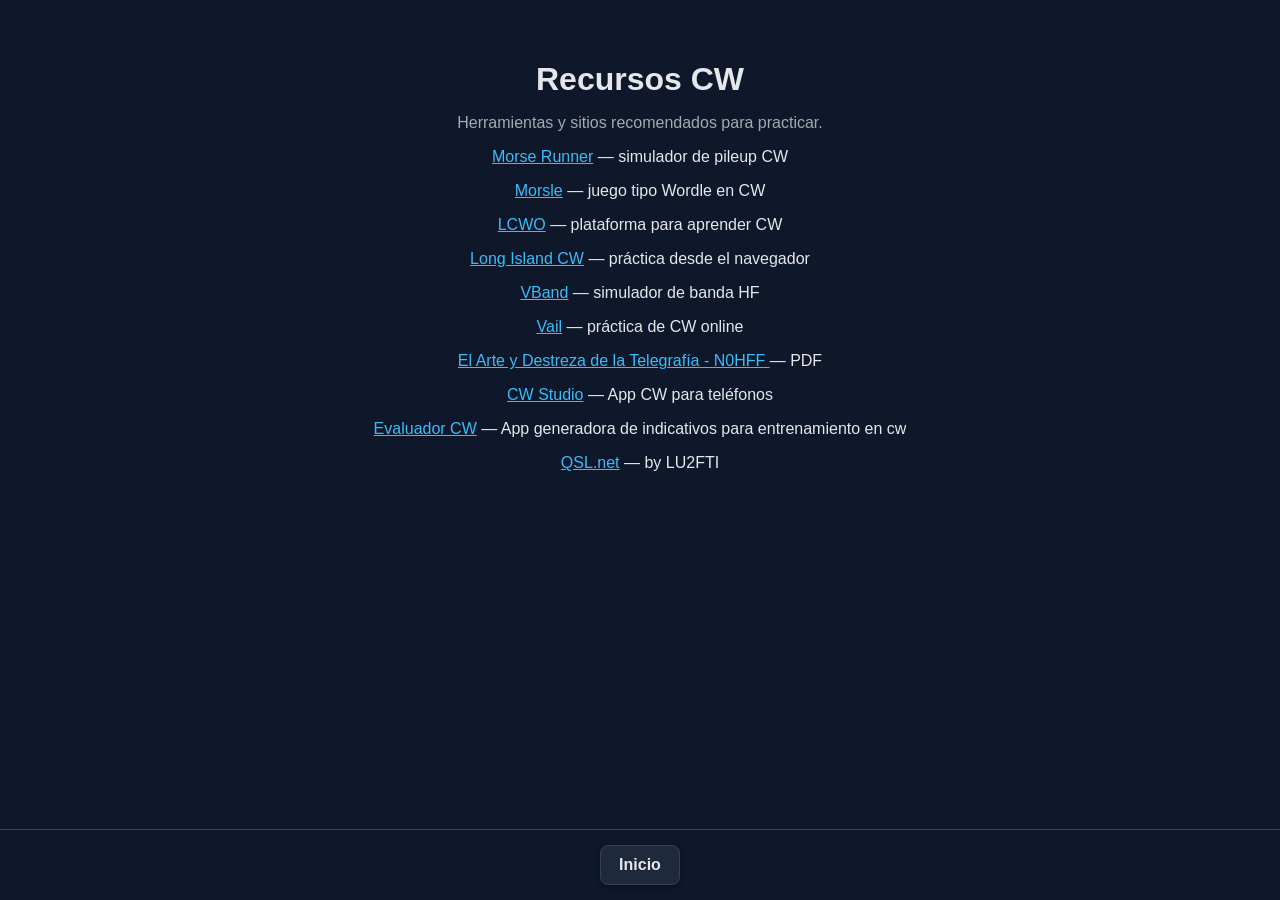
<file: capitulos/recursos.html>
<!DOCTYPE html>
<html lang="es">
<head>
  <meta charset="UTF-8">
  <title>Recursos CW</title>
  <link rel="stylesheet" href="../styles.css">
</head>
<body>

<div class="container">
  <h1>Recursos CW</h1>

  <p style="opacity:0.7;">
    Herramientas y sitios recomendados para practicar.
  </p>

  <div class="text-block">

    <p>
      <a href="https://www.dxatlas.com/MorseRunner/" target="_blank">
      Morse Runner</a> — simulador de pileup CW
    </p>

    <p>
      <a href="https://morsle.fun/" target="_blank">
      Morsle</a> — juego tipo Wordle en CW
    </p>

    <p>
      <a href="https://lcwo.net/courselesson" target="_blank">
      LCWO</a> — plataforma para aprender CW
    </p>

    <p>
      <a href="https://longislandcw.github.io/morsebrowser/" target="_blank">
      Long Island CW</a> — práctica desde el navegador
    </p>

    <p>
      <a href="https://hamradio.solutions/vband/" target="_blank">
      VBand</a> — simulador de banda HF
    </p>

    <p>
      <a href="https://vail.woozle.org/" target="_blank">
      Vail</a> — práctica de CW online
    </p>

    <p>
      <a href="../pdf/libro-cw.pdf" target="_blank">
        El Arte y Destreza de la Telegrafía - N0HFF
      </a> — PDF
    </p>

    <p>
      <a href="https://www.infocamp.net/cwstudio/" target="_blank">
      CW Studio</a> — App CW para teléfonos
    </p>

    <p>
      <a href="https://www.qsl.net/lu2fti/evaluadorcw.html" target="_blank">
      Evaluador CW</a> — App generadora de indicativos para entrenamiento en cw
    </p>

    <p>
      <a href="https://www.qsl.net/lu2fti/index.html" target="_blank">
      QSL.net</a> — by LU2FTI
    </p>

  </div>

  <div class="nav-buttons">
    <a href="../index.html" class="btn">Inicio</a>
  </div>

</div>

</body>
</html>
</file>
<file: styles.css>
/* ===== BASE ===== */
body {
  font-family: Arial, sans-serif;
  background-color: #0f172a;
  color: #e5e7eb;
  margin: 0;
}

.container {
  text-align: center;
  padding: 40px;
  padding-bottom: 80px;
  max-width: 800px;
  margin: auto;
}

h1 {
  margin-bottom: 10px;
}

/* ===== GRID HOME ===== */
.grid {
  display: grid;
  grid-template-columns: repeat(auto-fit, minmax(150px, 1fr));
  gap: 20px;
  margin-top: 40px;
}

.card {
  background-color: #1e293b;
  padding: 20px;
  border-radius: 10px;
  text-decoration: none;
  color: white;
  transition: 0.2s;
  font-weight: bold;
}

.card:hover {
  background-color: #334155;
}

/* ===== SECCIONES ===== */
.section-title {
  margin-top: 50px;
  font-size: 20px;
  opacity: 0.8;
}

.grid-secondary {
  margin-top: 20px;
}

.card.secondary {
  background-color: #020617;
  border: 1px solid #334155;
}

.card.secondary:hover {
  background-color: #1e293b;
}

/* ===== BOTONES ===== */
.nav-buttons {
  margin-top: 30px;
}

.btn {
  display: inline-block;
  background-color: #1e293b;
  color: #e5e7eb;
  padding: 10px 18px;
  margin: 5px;
  border-radius: 8px;
  text-decoration: none;
  font-weight: bold;
  transition: 0.2s;
  border: 1px solid #334155;
  box-shadow: 0 2px 5px rgba(0,0,0,0.3);
}

.btn:hover {
  background-color: #334155;
  transform: translateY(-2px);
}

/* ===== BLOQUE MORSE ===== */
.morse {
  font-family: monospace;
  font-size: 48px;
  background-color: #020617;
  padding: 15px;
  border-radius: 8px;
  display: inline-block;
  text-align: left;
  line-height: 1.8;
  letter-spacing: 2px;
  border: 1px solid #334155;
}

/* ===== AUDIO ===== */
.audio-block {
  margin-bottom: 30px;
  border-bottom: 1px solid #334155;
  padding-bottom: 20px;
}

.audio-row {
  display: flex;
  align-items: center;
  gap: 15px;
  margin-top: 10px;
}

.audio-row audio {
  flex: 1;
}

.audio-row .btn {
  white-space: nowrap;
}

.audio-title {
  font-weight: bold;
  min-width: 100px;
  text-align: left;
  color: #38bdf8;
}

/* ===== LINKS ===== */
a {
  color: #38bdf8;
}

/* ===== LINK AUTOR ===== */
.author-link {
  color: #e5e7eb;
  text-decoration: none;
}

.author-link:hover {
  color: #38bdf8;
}

/* ===== RESPONSIVE ===== */
@media (max-width: 600px) {
  .audio-row {
    flex-direction: column;
    align-items: stretch;
  }

  .audio-row .btn {
    width: 100%;
  }
}

.morse-grid {
  display: flex;
  justify-content: space-between;
  gap: 40px;
}

.morse-grid div {
  width: 100%;
}

/* ===== NAV FIJO ABAJO ===== */
.nav-buttons {
  position: fixed;
  bottom: 0;
  left: 0;
  width: 100%;

  background-color: #0f172a;
  border-top: 1px solid #334155;

  padding: 10px 0;
  text-align: center;
}
</file>
